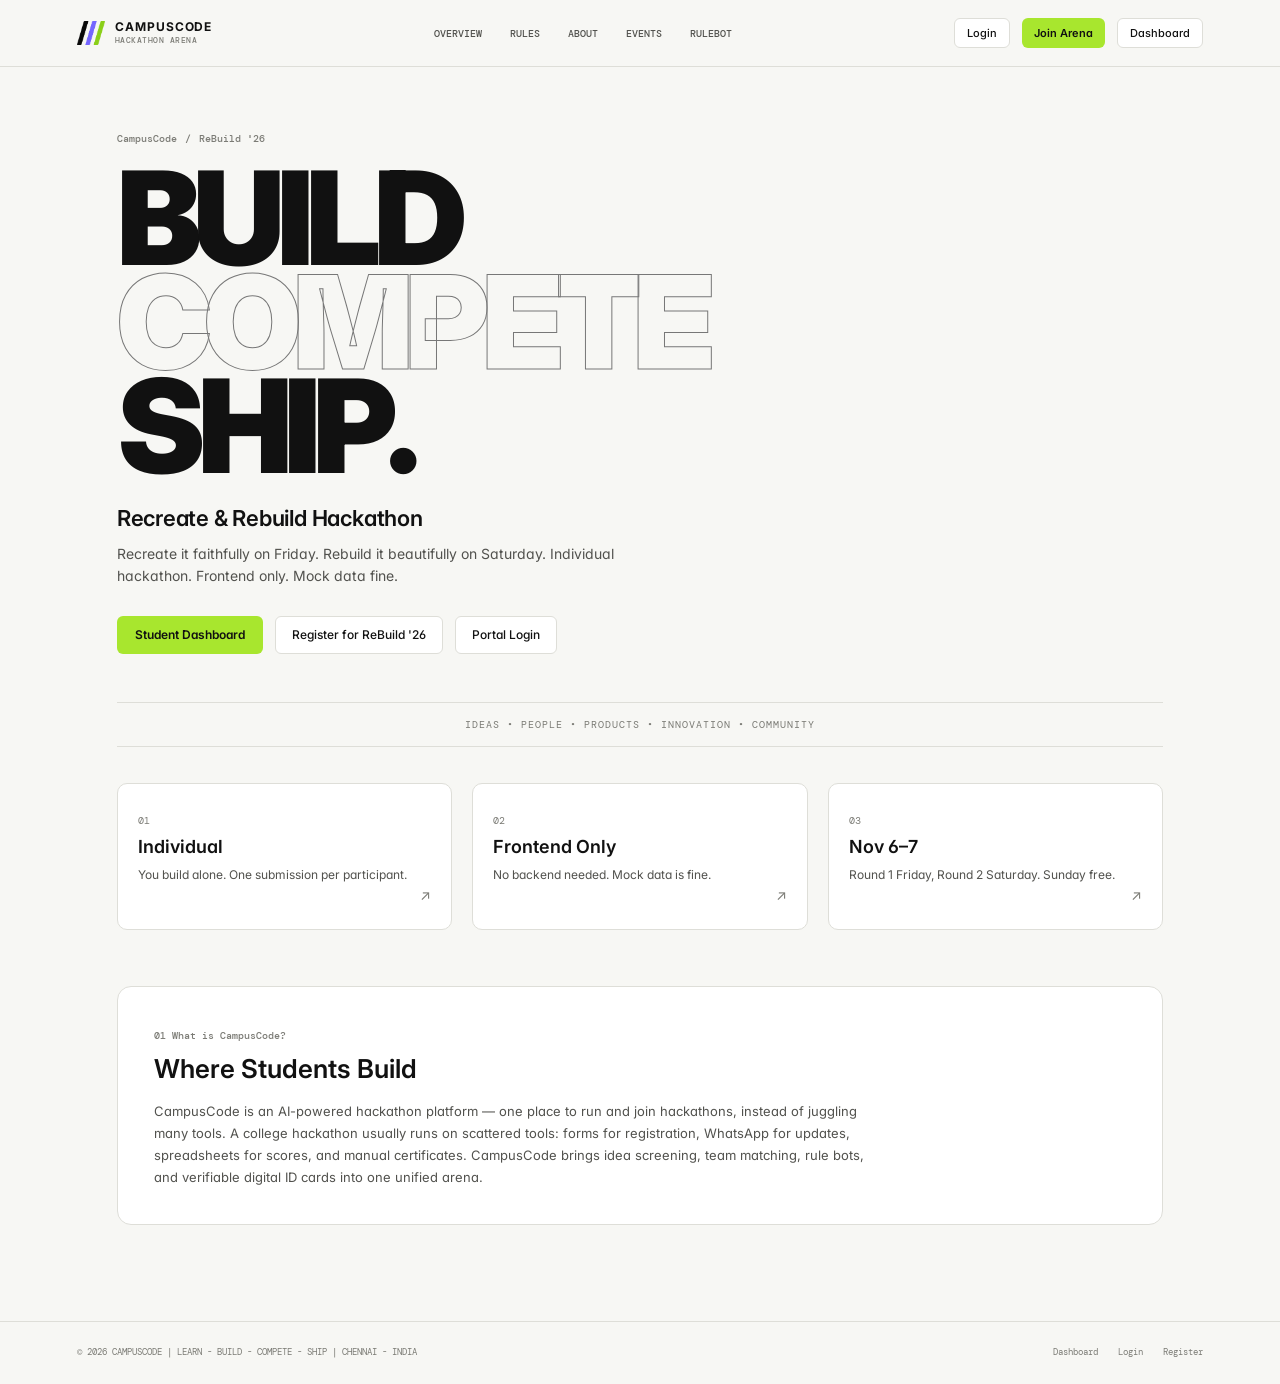
<file: index.html>
<!DOCTYPE html>
<html lang="en">
<head>
  <meta charset="UTF-8">
  <meta name="viewport" content="width=device-width, initial-scale=1.0">
  <title>CampusCode — Where Students Build | ReBuild '26</title>
  <meta name="description" content="CampusCode is the AI-powered hackathon platform for student innovation. Join ReBuild '26.">
  
  <link rel="preconnect" href="https://fonts.googleapis.com">
  <link rel="preconnect" href="https://fonts.gstatic.com" crossorigin>
  <link href="https://fonts.googleapis.com/css2?family=DM+Mono:wght@400;500&family=Inter:wght@400;500;600;700&display=swap" rel="stylesheet">
  
  <link rel="stylesheet" href="style.css">
</head>
<body class="landing-shell">

  <!-- TOP NAVIGATION -->
  <header class="landing-header">
    <a href="index.html" class="landing-logo">
      <img src="campuscode-logo.png" alt="CampusCode Logo" class="brand-logo-img">
      <div class="brand-copy">
        <strong class="brand-title">CAMPUSCODE</strong>
        <span class="brand-tagline">HACKATHON ARENA</span>
      </div>
    </a>

    <nav class="landing-nav-links" aria-label="Main Navigation">
      <a href="#overview" class="landing-nav-link">OVERVIEW</a>
      <a href="#rules" class="landing-nav-link">RULES</a>
      <a href="#about" class="landing-nav-link">ABOUT</a>
      <a href="dashboard.html#events" class="landing-nav-link">EVENTS</a>
      <a href="dashboard.html#rulebot" class="landing-nav-link">RULEBOT</a>
    </nav>

    <div class="landing-auth-group">
      <a href="login.html" class="student-outline-btn btn-sm">Login</a>
      <a href="register.html" class="student-primary-btn btn-sm">Join Arena</a>
      <a href="dashboard.html" class="student-outline-btn btn-sm" title="Direct Dashboard Access">Dashboard</a>
    </div>
  </header>

  <!-- HERO SECTION -->
  <main class="landing-hero" id="overview">
    
    <div class="hero-sub-eyebrow">
      <span>CampusCode</span>
      <span>/</span>
      <span>ReBuild '26</span>
    </div>

    <!-- Bold Hero Typography matching Page 1 & 8 -->
    <h1 class="hero-large-type">
      <div>BUILD</div>
      <div class="ghost-text">COMPETE</div>
      <div>SHIP.</div>
    </h1>

    <h2 class="hero-hackathon-name">Recreate & Rebuild Hackathon</h2>
    <p class="hero-hackathon-desc">
      Recreate it faithfully on Friday. Rebuild it beautifully on Saturday. 
      Individual hackathon. Frontend only. Mock data fine.
    </p>

    <div class="hero-cta-row">
      <a href="dashboard.html" class="student-primary-btn">
        <span>Student Dashboard</span>
      </a>
      <a href="register.html" class="student-outline-btn">
        <span>Register for ReBuild '26</span>
      </a>
      <a href="login.html" class="student-outline-btn">
        <span>Portal Login</span>
      </a>
    </div>

    <!-- Ticker Bar -->
    <div class="ticker-bar">
      IDEAS • PEOPLE • PRODUCTS • INNOVATION • COMMUNITY
    </div>

    <!-- 3 Rule Pillars from Page 1 -->
    <div class="landing-features-grid" id="rules">
      
      <div class="feature-box">
        <div>
          <span class="feat-num">01</span>
          <h3 class="feat-heading">Individual</h3>
          <p class="feat-desc">You build alone. One submission per participant.</p>
        </div>
        <span class="feat-arrow">↗</span>
      </div>

      <div class="feature-box">
        <div>
          <span class="feat-num">02</span>
          <h3 class="feat-heading">Frontend Only</h3>
          <p class="feat-desc">No backend needed. Mock data is fine.</p>
        </div>
        <span class="feat-arrow">↗</span>
      </div>

      <div class="feature-box">
        <div>
          <span class="feat-num">03</span>
          <h3 class="feat-heading">Nov 6–7</h3>
          <p class="feat-desc">Round 1 Friday, Round 2 Saturday. Sunday free.</p>
        </div>
        <span class="feat-arrow">↗</span>
      </div>

    </div>

    <!-- About Section -->
    <section class="landing-manifesto" id="about">
      <span class="section-eyebrow">01 What is CampusCode?</span>
      <h2 class="manifesto-title">Where Students Build</h2>
      <p class="manifesto-desc">
        CampusCode is an AI-powered hackathon platform — one place to run and join hackathons, instead of juggling many tools. 
        A college hackathon usually runs on scattered tools: forms for registration, WhatsApp for updates, spreadsheets for scores, 
        and manual certificates. CampusCode brings idea screening, team matching, rule bots, and verifiable digital ID cards into one unified arena.
      </p>
    </section>

  </main>

  <!-- FOOTER -->
  <footer class="landing-footer">
    <div>© 2026 CAMPUSCODE | LEARN - BUILD - COMPETE - SHIP | CHENNAI - INDIA</div>
    <div style="display:flex; gap: 20px;">
      <a href="dashboard.html">Dashboard</a>
      <a href="login.html">Login</a>
      <a href="register.html">Register</a>
    </div>
  </footer>

</body>
</html>
</file>
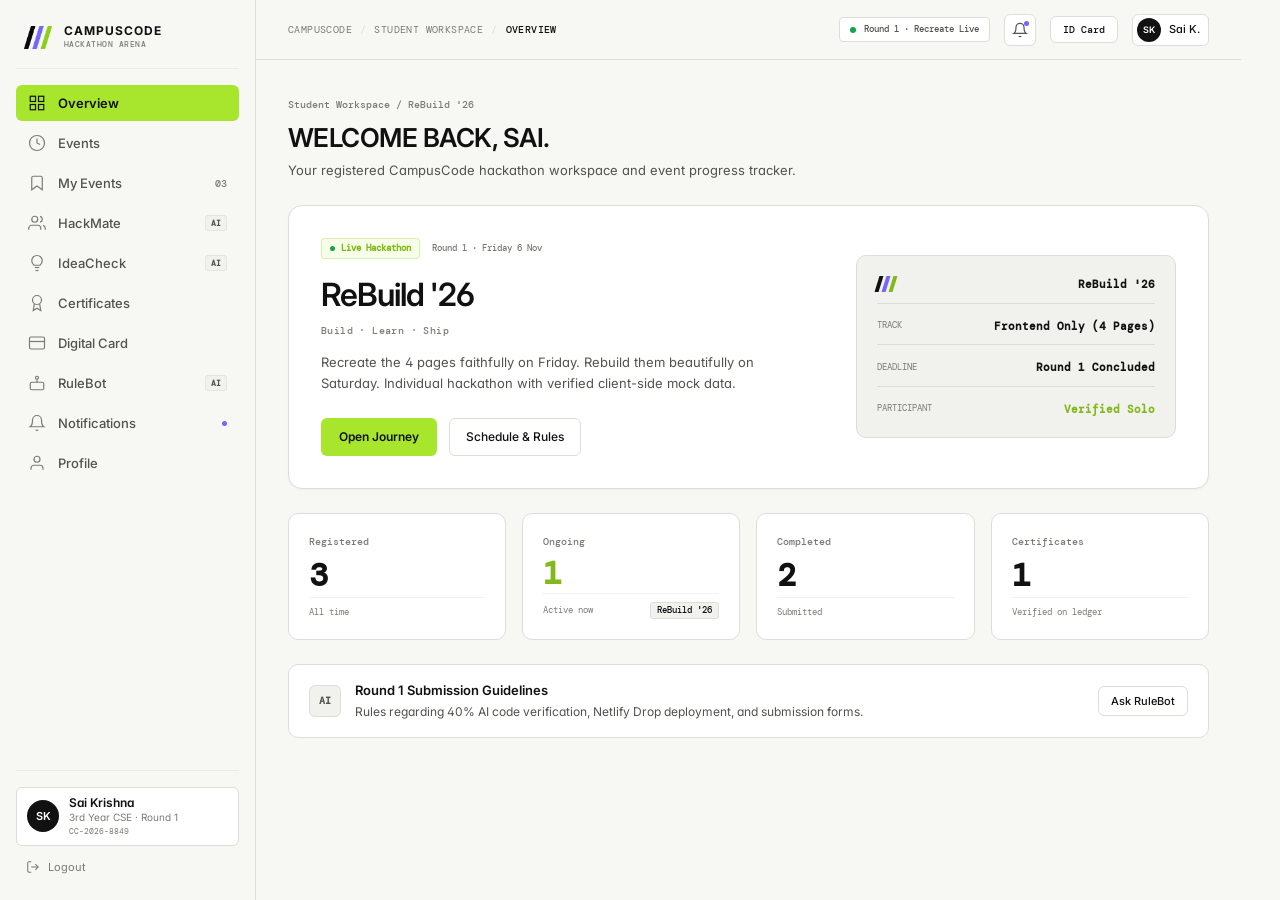
<file: dashboard.html>
<!DOCTYPE html>
<html lang="en">
<head>
  <meta charset="UTF-8">
  <meta name="viewport" content="width=device-width, initial-scale=1.0">
  <title>CampusCode | Student Workspace — ReBuild '26</title>
  <meta name="description" content="CampusCode Student Workspace and Hackathon Dashboard for ReBuild '26.">
  
  <!-- Google Fonts: Inter & DM Mono -->
  <link rel="preconnect" href="https://fonts.googleapis.com">
  <link rel="preconnect" href="https://fonts.gstatic.com" crossorigin>
  <link href="https://fonts.googleapis.com/css2?family=DM+Mono:wght@400;500&family=Inter:wght@400;500;600;700&display=swap" rel="stylesheet">
  
  <link rel="stylesheet" href="style.css">
</head>
<body>

  <!-- Mobile Topbar Overlay -->
  <header class="mobile-topbar" id="mobile-topbar">
    <button class="mobile-menu-btn" id="mobile-menu-btn" aria-label="Toggle navigation menu">
      <svg width="20" height="20" viewBox="0 0 24 24" fill="none" stroke="currentColor" stroke-width="1.8"><path d="M4 6h16M4 12h16M4 18h16"/></svg>
    </button>
    <div class="mobile-brand">
      <img src="campuscode-logo.png" alt="CampusCode" class="brand-logo-img">
      <strong>CAMPUSCODE</strong>
    </div>
    <div class="mobile-user-avatar" onclick="navigateTo('profile')" title="Student Profile">SK</div>
  </header>

  <!-- Mobile Sidebar Backdrop -->
  <div class="sidebar-backdrop" id="sidebar-backdrop"></div>

  <!-- Main Application Layout -->
  <div class="dashboard-layout">
    
    <!-- LEFT SIDEBAR -->
    <aside class="sidebar" id="sidebar">
      
      <!-- Brand Header -->
      <div class="sidebar-brand" onclick="navigateTo('overview')">
        <img src="campuscode-logo.png" alt="CampusCode Logo" class="brand-logo-img">
        <div class="brand-copy">
          <strong class="brand-title">CAMPUSCODE</strong>
          <span class="brand-tagline">HACKATHON ARENA</span>
        </div>
      </div>

      <!-- Navigation Links -->
      <nav class="sidebar-nav" aria-label="Sidebar Navigation">
        <button class="nav-item active" data-view="overview" onclick="navigateTo('overview')">
          <span class="nav-icon">
            <svg width="18" height="18" viewBox="0 0 24 24" fill="none" stroke="currentColor" stroke-width="1.6"><rect x="3" y="3" width="7" height="7"/><rect x="14" y="3" width="7" height="7"/><rect x="14" y="14" width="7" height="7"/><rect x="3" y="14" width="7" height="7"/></svg>
          </span>
          <span class="nav-label">Overview</span>
        </button>

        <button class="nav-item" data-view="events" onclick="navigateTo('events')">
          <span class="nav-icon">
            <svg width="18" height="18" viewBox="0 0 24 24" fill="none" stroke="currentColor" stroke-width="1.6"><circle cx="12" cy="12" r="10"/><polyline points="12 6 12 12 16 14"/></svg>
          </span>
          <span class="nav-label">Events</span>
        </button>

        <button class="nav-item" data-view="my-events" onclick="navigateTo('my-events')">
          <span class="nav-icon">
            <svg width="18" height="18" viewBox="0 0 24 24" fill="none" stroke="currentColor" stroke-width="1.6"><path d="M19 21l-7-5-7 5V5a2 2 0 0 1 2-2h10a2 2 0 0 1 2 2z"/></svg>
          </span>
          <span class="nav-label">My Events</span>
          <span class="nav-counter">03</span>
        </button>

        <button class="nav-item" data-view="hackmate" onclick="navigateTo('hackmate')">
          <span class="nav-icon">
            <svg width="18" height="18" viewBox="0 0 24 24" fill="none" stroke="currentColor" stroke-width="1.6"><path d="M17 21v-2a4 4 0 0 0-4-4H5a4 4 0 0 0-4 4v2"/><circle cx="9" cy="7" r="4"/><path d="M23 21v-2a4 4 0 0 0-3-3.87"/><path d="M16 3.13a4 4 0 0 1 0 7.75"/></svg>
          </span>
          <span class="nav-label">HackMate</span>
          <span class="ai-badge">AI</span>
        </button>

        <button class="nav-item" data-view="ideacheck" onclick="navigateTo('ideacheck')">
          <span class="nav-icon">
            <svg width="18" height="18" viewBox="0 0 24 24" fill="none" stroke="currentColor" stroke-width="1.6"><path d="M9 18h6"/><path d="M10 22h4"/><path d="M12 2a7 7 0 0 0-7 7c0 2.5 1.5 4.5 3 6h8c1.5-1.5 3-3.5 3-6a7 7 0 0 0-7-7z"/></svg>
          </span>
          <span class="nav-label">IdeaCheck</span>
          <span class="ai-badge">AI</span>
        </button>

        <button class="nav-item" data-view="certificates" onclick="navigateTo('certificates')">
          <span class="nav-icon">
            <svg width="18" height="18" viewBox="0 0 24 24" fill="none" stroke="currentColor" stroke-width="1.6"><circle cx="12" cy="8" r="6"/><path d="M15.477 12.89L17 22l-5-3-5 3 1.523-9.11"/></svg>
          </span>
          <span class="nav-label">Certificates</span>
        </button>

        <button class="nav-item" data-view="digital-card" onclick="navigateTo('digital-card')">
          <span class="nav-icon">
            <svg width="18" height="18" viewBox="0 0 24 24" fill="none" stroke="currentColor" stroke-width="1.6"><rect x="2" y="4" width="20" height="16" rx="2"/><line x1="2" y1="10" x2="22" y2="10"/></svg>
          </span>
          <span class="nav-label">Digital Card</span>
        </button>

        <button class="nav-item" data-view="rulebot" onclick="navigateTo('rulebot')">
          <span class="nav-icon">
            <svg width="18" height="18" viewBox="0 0 24 24" fill="none" stroke="currentColor" stroke-width="1.6"><rect x="3" y="11" width="18" height="10" rx="2"/><circle cx="12" cy="5" r="2"/><path d="M12 7v4"/><line x1="8" y1="16" x2="8.01" y2="16"/><line x1="16" y1="16" x2="16.01" y2="16"/></svg>
          </span>
          <span class="nav-label">RuleBot</span>
          <span class="ai-badge">AI</span>
        </button>

        <button class="nav-item" data-view="notifications" onclick="navigateTo('notifications')">
          <span class="nav-icon">
            <svg width="18" height="18" viewBox="0 0 24 24" fill="none" stroke="currentColor" stroke-width="1.6"><path d="M18 8A6 6 0 0 0 6 8c0 7-3 9-3 9h18s-3-2-3-9"/><path d="M13.73 21a2 2 0 0 1-3.46 0"/></svg>
          </span>
          <span class="nav-label">Notifications</span>
          <span class="dot-badge"></span>
        </button>

        <button class="nav-item" data-view="profile" onclick="navigateTo('profile')">
          <span class="nav-icon">
            <svg width="18" height="18" viewBox="0 0 24 24" fill="none" stroke="currentColor" stroke-width="1.6"><path d="M20 21v-2a4 4 0 0 0-4-4H8a4 4 0 0 0-4 4v2"/><circle cx="12" cy="7" r="4"/></svg>
          </span>
          <span class="nav-label">Profile</span>
        </button>
      </nav>

      <!-- Sidebar Footer -->
      <div class="sidebar-footer">
        <div class="sidebar-user-card" onclick="navigateTo('profile')" role="button" tabindex="0">
          <div class="user-avatar-initials">SK</div>
          <div class="user-meta">
            <strong class="user-name">Sai Krishna</strong>
            <span class="user-college">3rd Year CSE · Round 1</span>
            <span class="user-id">CC-2026-8849</span>
          </div>
        </div>
        <button class="sidebar-logout-btn" onclick="handleLogout()" title="Log out">
          <svg width="14" height="14" viewBox="0 0 24 24" fill="none" stroke="currentColor" stroke-width="1.8"><path d="M9 21H5a2 2 0 0 1-2-2V5a2 2 0 0 1 2-2h4"/><polyline points="16 17 21 12 16 7"/><line x1="21" y1="12" x2="9" y2="12"/></svg>
          <span>Logout</span>
        </button>
      </div>

    </aside>

    <!-- MAIN VIEWPORT -->
    <div class="main-viewport">
      
      <!-- TOPBAR -->
      <header class="topbar">
        <div class="topbar-left">
          <div class="breadcrumb">
            <span class="bc-root">CAMPUSCODE</span>
            <span class="bc-sep">/</span>
            <span class="bc-segment">STUDENT WORKSPACE</span>
            <span class="bc-sep">/</span>
            <span class="bc-current" id="bc-current-section">OVERVIEW</span>
          </div>
        </div>
        <div class="topbar-right">
          <!-- Active Competition Pill -->
          <div class="arena-live-chip">
            <span class="status-dot-solid"></span>
            <span>Round 1 · Recreate Live</span>
          </div>

          <!-- Notification Trigger -->
          <button class="topbar-icon-btn" onclick="navigateTo('notifications')" title="Notifications">
            <svg width="16" height="16" viewBox="0 0 24 24" fill="none" stroke="currentColor" stroke-width="1.8"><path d="M18 8A6 6 0 0 0 6 8c0 7-3 9-3 9h18s-3-2-3-9"/><path d="M13.73 21a2 2 0 0 1-3.46 0"/></svg>
            <span class="icon-dot-badge"></span>
          </button>

          <!-- Quick Digital ID Trigger -->
          <button class="topbar-pill-btn" onclick="navigateTo('digital-card')">
            <span>ID Card</span>
          </button>

          <!-- User Chip -->
          <div class="topbar-user-chip" onclick="navigateTo('profile')" role="button" tabindex="0">
            <div class="chip-avatar">SK</div>
            <span class="chip-name">Sai K.</span>
          </div>
        </div>
      </header>

      <!-- CONTENT STAGE -->
      <main class="content-stage" id="content-stage">

        <!-- ============================================== -->
        <!-- VIEW 1: OVERVIEW -->
        <!-- ============================================== -->
        <section class="view-panel active" id="view-overview">
          
          <header class="student-page-header">
            <span class="section-eyebrow">Student Workspace / ReBuild '26</span>
            <h1 class="student-page-title">
              WELCOME BACK, <span style="color:var(--purple-brand);">SAI.</span>
            </h1>
            <p class="student-page-desc">
              Your registered CampusCode hackathon workspace and event progress tracker.
            </p>
          </header>

          <!-- FEATURED EVENT CARD: REBUILD '26 -->
          <div class="dimensional-stage">
            <div class="student-hero-card">
              
              <div class="student-hero-copy">
                <div class="hero-tag-row">
                  <span class="hero-live-pill">
                    <span class="status-dot-solid" style="width:5px; height:5px;"></span> Live Hackathon
                  </span>
                  <span class="hero-track-label">Round 1 · Friday 6 Nov</span>
                </div>
                
                <h2 class="hero-event-title">ReBuild '26</h2>
                <div class="hero-slogan">Build · Learn · Ship</div>
                
                <p class="hero-summary">
                  Recreate the 4 pages faithfully on Friday. Rebuild them beautifully on Saturday. 
                  Individual hackathon with verified client-side mock data.
                </p>

                <div class="hero-actions">
                  <button class="student-primary-btn" onclick="navigateTo('my-events')">
                    <span>Open Journey</span>
                  </button>
                  <button class="student-outline-btn" onclick="openModal('rebuild-brief')">
                    <span>Schedule & Rules</span>
                  </button>
                </div>
              </div>

              <!-- UNSLOPPED MOMENT: Structured Event Passport Panel -->
              <div class="student-hero-visual">
                <div class="hero-status-panel">
                  <div class="status-panel-row">
                    <div class="brand-slashes-mini">
                      <span></span><span></span><span></span>
                    </div>
                    <span class="panel-row-val">ReBuild '26</span>
                  </div>
                  <div class="status-panel-row">
                    <span class="panel-row-label">TRACK</span>
                    <span class="panel-row-val">Frontend Only (4 Pages)</span>
                  </div>
                  <div class="status-panel-row">
                    <span class="panel-row-label">DEADLINE</span>
                    <span class="panel-row-val" id="live-countdown">13h 05m Left</span>
                  </div>
                  <div class="status-panel-row">
                    <span class="panel-row-label">PARTICIPANT</span>
                    <span class="panel-row-val" style="color:var(--lime-dark);">Verified Solo</span>
                  </div>
                </div>
              </div>

            </div>
          </div>

          <!-- FOUR STATISTIC CARDS -->
          <div class="student-stats-grid">
            
            <article class="student-stat-card">
              <span class="stat-label">Registered</span>
              <div class="stat-number-wrapper">
                <strong class="stat-number">3</strong>
              </div>
              <div class="stat-footer">
                <span class="stat-detail">All time</span>
              </div>
            </article>

            <article class="student-stat-card">
              <span class="stat-label">Ongoing</span>
              <div class="stat-number-wrapper">
                <strong class="stat-number" style="color:var(--lime-dark);">1</strong>
              </div>
              <div class="stat-footer">
                <span class="stat-detail">Active now</span>
                <span class="stat-pill-mini">ReBuild '26</span>
              </div>
            </article>

            <article class="student-stat-card">
              <span class="stat-label">Completed</span>
              <div class="stat-number-wrapper">
                <strong class="stat-number">2</strong>
              </div>
              <div class="stat-footer">
                <span class="stat-detail">Submitted</span>
              </div>
            </article>

            <article class="student-stat-card">
              <span class="stat-label">Certificates</span>
              <div class="stat-number-wrapper">
                <strong class="stat-number">1</strong>
              </div>
              <div class="stat-footer">
                <span class="stat-detail">Verified on ledger</span>
              </div>
            </article>

          </div>

          <!-- Quick Action Guidance Panel -->
          <div class="banner-quick-action">
            <div class="banner-left">
              <div class="banner-icon-box">
                <span class="banner-ai-tag">AI</span>
              </div>
              <div class="banner-text">
                <strong>Round 1 Submission Guidelines</strong>
                <p>Rules regarding 40% AI code verification, Netlify Drop deployment, and submission forms.</p>
              </div>
            </div>
            <div class="banner-right">
              <button class="student-outline-btn btn-sm" onclick="navigateTo('rulebot')">
                <span>Ask RuleBot</span>
              </button>
            </div>
          </div>

        </section>


        <!-- ============================================== -->
        <!-- VIEW 2: MY EVENTS -->
        <!-- ============================================== -->
        <section class="view-panel" id="view-my-events">
          
          <header class="student-page-header header-with-counter">
            <div>
              <span class="section-eyebrow">My Activity / Registered Events</span>
              <div class="title-counter-row">
                <h1 class="student-page-title">MY EVENTS.</h1>
                <span class="counter-badge">03</span>
              </div>
              <p class="student-page-desc">
                Joined events, active rounds, teams, submissions, and certificates.
              </p>
            </div>
            <div class="header-action-group">
              <button class="student-outline-btn btn-sm" onclick="navigateTo('events')">
                <span>Browse All Events</span>
              </button>
            </div>
          </header>

          <div class="registration-grid">
            
            <!-- Card 1: ReBuild '26 -->
            <article class="registration-card">
              <div class="reg-card-top">
                <div class="reg-status-pill in-progress">
                  <span class="status-dot-solid" style="width:5px; height:5px;"></span>
                  <span>Round 1 in progress</span>
                </div>
                <span class="reg-id-tag">CC-REG-2601</span>
              </div>

              <div class="reg-card-banner">
                <span class="banner-event-type">ONLINE HACKATHON</span>
                <h3 class="banner-event-heading">ReBuild '26</h3>
                <span class="banner-event-dates">Nov 6–7, 2026</span>
              </div>

              <div class="reg-details-list">
                <div class="detail-row">
                  <span class="dt-label">Track</span>
                  <strong class="dt-val">Frontend Only</strong>
                </div>
                <div class="detail-row">
                  <span class="dt-label">Team</span>
                  <strong class="dt-val">Sai Krishna (Solo)</strong>
                </div>
                <div class="detail-row">
                  <span class="dt-label">Deadline</span>
                  <strong class="dt-val" style="color:var(--lime-dark);">Today, 10:00 PM IST</strong>
                </div>
              </div>

              <div class="reg-card-action">
                <button class="student-primary-btn w-full" onclick="openModal('rebuild-brief')">
                  <span>Open Journey</span>
                </button>
              </div>
            </article>

            <!-- Card 2: FirstCommit '26 Quiz 2.0 -->
            <article class="registration-card">
              <div class="reg-card-top">
                <div class="reg-status-pill completed">
                  <span>Completed · Rank #4</span>
                </div>
                <span class="reg-id-tag">CC-REG-2580</span>
              </div>

              <div class="reg-card-banner">
                <span class="banner-event-type">SPEED CODING & APTITUDE</span>
                <h3 class="banner-event-heading">FirstCommit '26 Quiz 2.0</h3>
                <span class="banner-event-dates">Oct 28, 2026</span>
              </div>

              <div class="reg-details-list">
                <div class="detail-row">
                  <span class="dt-label">Score</span>
                  <strong class="dt-val">94 / 100</strong>
                </div>
                <div class="detail-row">
                  <span class="dt-label">Result</span>
                  <strong class="dt-val">Shortlisted</strong>
                </div>
                <div class="detail-row">
                  <span class="dt-label">Certificate</span>
                  <strong class="dt-val">Verified</strong>
                </div>
              </div>

              <div class="reg-card-action">
                <button class="student-outline-btn w-full" onclick="navigateTo('certificates')">
                  <span>View Certificate</span>
                </button>
              </div>
            </article>

            <!-- Card 3: FirstCommit '26 Quiz 1.0 -->
            <article class="registration-card">
              <div class="reg-card-top">
                <div class="reg-status-pill completed">
                  <span>Completed</span>
                </div>
                <span class="reg-id-tag">CC-REG-2490</span>
              </div>

              <div class="reg-card-banner">
                <span class="banner-event-type">FOUNDATION QUIZ</span>
                <h3 class="banner-event-heading">FirstCommit '26 Quiz</h3>
                <span class="banner-event-dates">Oct 15, 2026</span>
              </div>

              <div class="reg-details-list">
                <div class="detail-row">
                  <span class="dt-label">Score</span>
                  <strong class="dt-val">82 / 100</strong>
                </div>
                <div class="detail-row">
                  <span class="dt-label">Mode</span>
                  <strong class="dt-val">Participant</strong>
                </div>
                <div class="detail-row">
                  <span class="dt-label">Status</span>
                  <strong class="dt-val">Issued</strong>
                </div>
              </div>

              <div class="reg-card-action">
                <button class="student-outline-btn w-full" onclick="showToast('Participation record verified on ledger.')">
                  <span>View Details</span>
                </button>
              </div>
            </article>

          </div>

        </section>


        <!-- ============================================== -->
        <!-- VIEW 3: EVENTS -->
        <!-- ============================================== -->
        <section class="view-panel" id="view-events">
          
          <header class="student-page-header">
            <span class="section-eyebrow">Explore Arena / Discovery</span>
            <div class="title-counter-row">
              <h1 class="student-page-title">Available Events</h1>
              <span class="counter-badge">04</span>
            </div>
            <p class="student-page-desc">
              Discover official hackathons, AI sprints, and coding challenges on CampusCode.
            </p>
          </header>

          <div class="events-filter-bar">
            <div class="search-box">
              <svg width="15" height="15" viewBox="0 0 24 24" fill="none" stroke="currentColor" stroke-width="1.8"><circle cx="11" cy="11" r="8"/><line x1="21" y1="21" x2="16.65" y2="16.65"/></svg>
              <input type="text" id="event-search-input" placeholder="Search events" aria-label="Search events" oninput="handleEventSearch(this.value)">
            </div>
            <div class="category-tabs">
              <button class="cat-pill active" onclick="filterEvents('all', this)">All</button>
              <button class="cat-pill" onclick="filterEvents('hackathon', this)">Hackathons</button>
              <button class="cat-pill" onclick="filterEvents('ai', this)">AI Sprints</button>
              <button class="cat-pill" onclick="filterEvents('ctf', this)">Security CTF</button>
            </div>
          </div>

          <div class="events-browse-grid" id="events-browse-grid">
            
            <article class="event-browse-card" data-category="hackathon">
              <div class="event-card-header">
                <span class="event-badge badge-active">Registration Open</span>
                <span class="prize-tag">₹50,000 Prize</span>
              </div>
              <h3 class="event-card-title">Agentic AI Sprint '26</h3>
              <p class="event-card-desc">
                Build autonomous multi-agent developer workflows using LLMs and modern web frameworks.
              </p>
              <div class="event-meta-tags">
                <span class="mono-tag">Nov 14–15</span>
                <span class="mono-tag">Online</span>
                <span class="mono-tag">Teams 1–3</span>
              </div>
              <div class="event-card-footer">
                <button class="student-primary-btn w-full" onclick="showRegisterModal('Agentic AI Sprint \'26')">
                  <span>Register Now</span>
                </button>
              </div>
            </article>

            <article class="event-browse-card" data-category="hackathon">
              <div class="event-card-header">
                <span class="event-badge badge-active">Registration Open</span>
                <span class="prize-tag">₹75,000 Prize</span>
              </div>
              <h3 class="event-card-title">FullStack Forge 2026</h3>
              <p class="event-card-desc">
                36-hour sprint focused on shipping scalable SaaS products with clean APIs and frontend design.
              </p>
              <div class="event-meta-tags">
                <span class="mono-tag">Nov 21–22</span>
                <span class="mono-tag">Hybrid</span>
                <span class="mono-tag">Teams 2–4</span>
              </div>
              <div class="event-card-footer">
                <button class="student-primary-btn w-full" onclick="showRegisterModal('FullStack Forge 2026')">
                  <span>Register Now</span>
                </button>
              </div>
            </article>

            <article class="event-browse-card" data-category="ctf">
              <div class="event-card-header">
                <span class="event-badge badge-upcoming">Upcoming</span>
                <span class="prize-tag">₹40,000 Prize</span>
              </div>
              <h3 class="event-card-title">CyberShield CTF Challenge</h3>
              <p class="event-card-desc">
                Defend web infrastructure, reverse engineer vulnerable binaries, and solve cryptography puzzles.
              </p>
              <div class="event-meta-tags">
                <span class="mono-tag">Dec 02–03</span>
                <span class="mono-tag">Individual</span>
                <span class="mono-tag">Online</span>
              </div>
              <div class="event-card-footer">
                <button class="student-outline-btn w-full" onclick="showToast('CyberShield CTF registration begins Nov 20')">
                  <span>Remind Me</span>
                </button>
              </div>
            </article>

            <article class="event-browse-card" data-category="ai">
              <div class="event-card-header">
                <span class="event-badge badge-upcoming">December</span>
                <span class="prize-tag">Internships</span>
              </div>
              <h3 class="event-card-title">CampusCode Design Jam</h3>
              <p class="event-card-desc">
                Creative design sprint for product designers and frontend engineers.
              </p>
              <div class="event-meta-tags">
                <span class="mono-tag">Dec 12</span>
                <span class="mono-tag">Design & Code</span>
                <span class="mono-tag">Solo</span>
              </div>
              <div class="event-card-footer">
                <button class="student-outline-btn w-full" onclick="showToast('CampusCode Design Jam brief releasing soon')">
                  <span>View Brief</span>
                </button>
              </div>
            </article>

          </div>

        </section>


        <!-- ============================================== -->
        <!-- VIEW 4: CERTIFICATES -->
        <!-- ============================================== -->
        <section class="view-panel" id="view-certificates">
          <header class="student-page-header">
            <span class="section-eyebrow">Credentials / Issued Certificates</span>
            <h1 class="student-page-title">Certificates</h1>
            <p class="student-page-desc">Verified digital certificates issued for completed CampusCode challenges.</p>
          </header>

          <div class="certificate-display-box">
            <div class="cert-header">
              <div class="cert-brand">
                <div class="brand-three-slashes">
                  <span></span><span></span><span></span>
                </div>
                <strong style="font-size:12px; font-weight:600;">CampusCode Arena</strong>
              </div>
              <span class="cert-badge-stamp valid">Verified & Valid</span>
            </div>

            <div class="cert-body">
              <span class="cert-subtitle">CERTIFICATE OF DISTINCTION</span>
              <h2 class="cert-recipient">Sai Krishna</h2>
              <p class="cert-citation">
                Qualified in the <strong>FirstCommit '26 Speed Coding & Quiz Competition</strong>, 
                placing in the top 5th percentile across all collegiate participants.
              </p>
            </div>

            <div class="cert-footer">
              <div class="cert-meta-item">
                <small>CERTIFICATE ID</small>
                <strong>CC-CERT-2026-9812</strong>
              </div>
              <div class="cert-meta-item">
                <small>ISSUED DATE</small>
                <strong>October 29, 2026</strong>
              </div>
              <div class="cert-qr-box">
                <div class="mini-qr-code" title="Scan to verify at campuscode.co.in">
                  <div class="qr-pattern"></div>
                </div>
                <span>Scan to verify</span>
              </div>
            </div>

            <div class="cert-actions-bar">
              <button class="student-primary-btn" onclick="showToast('Downloading verified certificate PDF')">
                <span>Download PDF</span>
              </button>
              <button class="student-outline-btn" onclick="copyCertLink()">
                <span>Copy Verification Link</span>
              </button>
            </div>
          </div>
        </section>


        <!-- ============================================== -->
        <!-- VIEW 5: DIGITAL CARD -->
        <!-- ============================================== -->
        <section class="view-panel" id="view-digital-card">
          <header class="student-page-header">
            <span class="section-eyebrow">Student Identity / Pass</span>
            <h1 class="student-page-title">Digital ID Card</h1>
            <p class="student-page-desc">Official digital pass for hackathon venue check-in and offline rounds.</p>
          </header>

          <div class="id-card-stage">
            <div class="digital-student-id-card">
              <div class="id-top">
                <div class="id-logo">
                  <div class="brand-three-slashes">
                    <span></span><span></span><span></span>
                  </div>
                  <div>
                    <strong>CAMPUSCODE</strong>
                    <small>STUDENT PASS</small>
                  </div>
                </div>
                <div class="id-chip-hardware"></div>
              </div>

              <div class="id-main-row">
                <div class="id-avatar-frame">
                  <div class="id-photo">SK</div>
                </div>
                <div class="id-info-col">
                  <h3 class="id-student-name">Sai Krishna</h3>
                  <span class="id-student-role">Student Hacker · CSE</span>
                  <div class="id-data-grid">
                    <div>
                      <small>CAMPUSCODE ID</small>
                      <strong>CC-2026-8849</strong>
                    </div>
                    <div>
                      <small>TEAM</small>
                      <strong>ReBuild-Solo</strong>
                    </div>
                    <div>
                      <small>STATUS</small>
                      <strong style="color:var(--lime-dark);">Verified</strong>
                    </div>
                    <div>
                      <small>VALID THRU</small>
                      <strong>Nov 2027</strong>
                    </div>
                  </div>
                </div>
              </div>

              <div class="id-bottom-barcode">
                <span class="barcode-num">|||| | ||||| |||| || |||||| | ||| 8849-2026</span>
              </div>
            </div>
          </div>
        </section>


        <!-- ============================================== -->
        <!-- VIEW 6: RULEBOT AI -->
        <!-- ============================================== -->
        <section class="view-panel" id="view-rulebot">
          <header class="student-page-header">
            <span class="section-eyebrow">Official Assistant / ReBuild '26</span>
            <h1 class="student-page-title">RuleBot</h1>
            <p class="student-page-desc">Instant verified answers regarding the schedule, 40% AI code rule, and submission format.</p>
          </header>

          <div class="rulebot-container">
            <div class="rulebot-quick-prompts">
              <span class="quick-title">Questions:</span>
              <button class="prompt-chip" onclick="askRulebot('What is the 40% AI code limit rule?')">40% AI Code Rule</button>
              <button class="prompt-chip" onclick="askRulebot('What is the Round 1 deadline and submission format?')">Round 1 Deadline</button>
              <button class="prompt-chip" onclick="askRulebot('How do I deploy on Netlify Drop without GitHub?')">Netlify Drop Instructions</button>
              <button class="prompt-chip" onclick="askRulebot('What are the prizes and Round 2 details?')">Prizes & Internship</button>
            </div>

            <div class="rulebot-chat-window" id="rulebot-chat-window">
              <div class="bot-msg">
                <div class="bot-avatar">AI</div>
                <div class="bot-bubble">
                  Hello Sai. I am <strong>RuleBot</strong>, the official assistant for <strong>ReBuild '26</strong>. 
                  Ask any guideline, schedule, or submission questions, or select a prompt above.
                </div>
              </div>
            </div>

            <form class="rulebot-input-bar" onsubmit="handleRulebotSubmit(event)">
              <input type="text" id="rulebot-input" placeholder="Ask RuleBot about ReBuild '26 rules" aria-label="Ask RuleBot about rules" autocomplete="off">
              <button type="submit" class="student-primary-btn btn-sm">
                <span>Send</span>
              </button>
            </form>
          </div>
        </section>


        <!-- ============================================== -->
        <!-- VIEW 7: HACKMATE AI -->
        <!-- ============================================== -->
        <section class="view-panel" id="view-hackmate">
          <header class="student-page-header">
            <span class="section-eyebrow">Team Matching / Arena</span>
            <h1 class="student-page-title">HackMate</h1>
            <p class="student-page-desc">Connect with compatible teammates by skill stack and CampusCode ID.</p>
          </header>

          <div class="hackmate-shell">
            <div class="hackmate-search-row">
              <input type="text" class="hackmate-input" placeholder="Search by CampusCode ID or Skills">
              <button class="student-primary-btn"><span>Find Matches</span></button>
            </div>

            <div class="hackmate-results-grid">
              <div class="hacker-card">
                <div class="hacker-top">
                  <div class="hacker-av">AP</div>
                  <div>
                    <strong>Aditi Prakash</strong>
                    <small>UI/UX & Frontend · NIT Trichy</small>
                  </div>
                </div>
                <div class="hacker-skills">
                  <span>Figma</span><span>CSS</span><span>Design</span>
                </div>
                <button class="student-outline-btn btn-sm w-full" onclick="showToast('Invitation sent to Aditi')">Connect</button>
              </div>

              <div class="hacker-card">
                <div class="hacker-top">
                  <div class="hacker-av">RV</div>
                  <div>
                    <strong>Rohit Verma</strong>
                    <small>Backend & Systems · IIT Madras</small>
                  </div>
                </div>
                <div class="hacker-skills">
                  <span>Go</span><span>PostgreSQL</span><span>Docker</span>
                </div>
                <button class="student-outline-btn btn-sm w-full" onclick="showToast('Invitation sent to Rohit')">Connect</button>
              </div>
            </div>
          </div>
        </section>


        <!-- ============================================== -->
        <!-- VIEW 8: IDEACHECK -->
        <!-- ============================================== -->
        <section class="view-panel" id="view-ideacheck">
          <header class="student-page-header">
            <span class="section-eyebrow">Project Screening / Review</span>
            <h1 class="student-page-title">IdeaCheck</h1>
            <p class="student-page-desc">Pre-screen your hackathon idea against originality and feasibility criteria.</p>
          </header>

          <div class="ideacheck-card">
            <label class="input-label" for="idea-title">Project Title</label>
            <input type="text" id="idea-title" class="std-input" placeholder="e.g. Student Workspace">
            
            <label class="input-label" for="idea-desc">Description & Stack</label>
            <textarea id="idea-desc" class="std-textarea" rows="3" placeholder="Describe the problem, target users, and technical architecture"></textarea>
            
            <button class="student-primary-btn" onclick="runIdeaCheck()">
              <span>Analyze with IdeaCheck</span>
            </button>

            <div id="ideacheck-results" class="ideacheck-feedback hidden">
              <div class="feedback-badge-row">
                <span class="score-badge">Feasibility: 9.2/10</span>
                <span class="score-badge">Originality: 8.8/10</span>
              </div>
              <p><strong>Verdict:</strong> Clean submission concept. Meets ReBuild '26 Round 1 criteria for faithful recreation with refined frontend craft.</p>
            </div>
          </div>
        </section>


        <!-- ============================================== -->
        <!-- VIEW 9: NOTIFICATIONS -->
        <!-- ============================================== -->
        <section class="view-panel" id="view-notifications">
          <header class="student-page-header">
            <span class="section-eyebrow">Activity Log / Updates</span>
            <div class="title-counter-row">
              <h1 class="student-page-title">Notifications</h1>
              <button class="student-outline-btn btn-sm" onclick="markAllNotificationsRead()">Mark all as read</button>
            </div>
            <p class="student-page-desc">Official announcements, submission confirmations, and round alerts.</p>
          </header>

          <div class="notif-list">
            <div class="notif-item unread">
              <div class="notif-icon-box">R1</div>
              <div class="notif-body">
                <strong>ReBuild '26 Round 1 is live</strong>
                <p>Recreate the 4 pages faithfully. Deadline is tonight at 10:00 PM IST. Submit your live link on the portal.</p>
                <small class="mono-meta">08:00 AM · Today</small>
              </div>
            </div>

            <div class="notif-item">
              <div class="notif-icon-box">QC</div>
              <div class="notif-body">
                <strong>FirstCommit '26 certificate issued</strong>
                <p>Your performance certificate for Quiz 2.0 has been issued and added to your profile.</p>
                <small class="mono-meta">Oct 29, 2026</small>
              </div>
            </div>

            <div class="notif-item">
              <div class="notif-icon-box">OK</div>
              <div class="notif-body">
                <strong>Invite code verified</strong>
                <p>Your Unstop payment verification was confirmed. Welcome to ReBuild '26 Arena.</p>
                <small class="mono-meta">Nov 05, 2026</small>
              </div>
            </div>
          </div>
        </section>


        <!-- ============================================== -->
        <!-- VIEW 10: STUDENT PROFILE -->
        <!-- ============================================== -->
        <section class="view-panel" id="view-profile">
          <header class="student-page-header">
            <span class="section-eyebrow">Student Account / Credentials</span>
            <h1 class="student-page-title">Profile</h1>
            <p class="student-page-desc">Your verified student identity and hackathon statistics.</p>
          </header>

          <div class="profile-layout-grid">
            <div class="profile-sidebar-card">
              <div class="profile-avatar-lg">SK</div>
              <h2 class="profile-fullname">Sai Krishna</h2>
              <span class="profile-uni">CampusCode Builder · 3rd Year CSE</span>
              <div class="profile-stat-pills">
                <span>3 Events Joined</span>
                <span>1 Certificate</span>
              </div>
            </div>

            <div class="profile-details-card">
              <h3 class="card-section-title">ACCOUNT INFORMATION</h3>
              <div class="profile-field-grid">
                <div>
                  <label>EMAIL</label>
                  <strong>saikrishna@student.edu.in</strong>
                </div>
                <div>
                  <label>PHONE</label>
                  <strong>+91 98765 43210</strong>
                </div>
                <div>
                  <label>CAMPUSCODE ID</label>
                  <strong>CC-2026-8849</strong>
                </div>
                <div>
                  <label>TRACK</label>
                  <strong>Frontend Engineering</strong>
                </div>
              </div>
              <div class="profile-btn-row">
                <button class="student-primary-btn" onclick="showToast('Profile updated')">Save Changes</button>
                <button class="student-outline-btn" onclick="navigateTo('digital-card')">View ID Card</button>
              </div>
            </div>
          </div>
        </section>

      </main>

    </div>

  </div>

  <!-- MODAL: REBUILD '26 BRIEF -->
  <div class="modal-overlay" id="modal-rebuild-brief" onclick="closeModalOnBackdrop(event, 'modal-rebuild-brief')" role="dialog" aria-modal="true" aria-labelledby="modal-rebuild-title" aria-hidden="true">
    <div class="modal-card" tabindex="-1">
      <div class="modal-header">
        <div>
          <span class="section-eyebrow">Schedule & Guidelines</span>
          <h2 class="modal-title" id="modal-rebuild-title">ReBuild '26 — Round 1</h2>
        </div>
        <button class="modal-close-btn" onclick="closeModal('modal-rebuild-brief')" aria-label="Close modal dialog">✕</button>
      </div>
      <div class="modal-body">
        <div class="rule-highlight-box">
          <strong>Critical Round 1 Rule:</strong>
          <p>Round 1 is faithful recreation of the 4 pages (Landing, Login, Register, Student Dashboard). If more than 40% of code is AI-written, the submission is rejected. You must understand and explain every line.</p>
        </div>
        
        <table class="schedule-mini-table">
          <tr><th>ROUND</th><th>DATE</th><th>OBJECTIVE</th></tr>
          <tr><td><strong>Round 1</strong></td><td>Fri, 6 Nov (8 AM – 10 PM)</td><td>Recreate 4 pages faithfully</td></tr>
          <tr><td><strong>Round 2</strong></td><td>Sat, 7 Nov (10 AM – 8 PM)</td><td>Top performers only: Redesign & rebuild</td></tr>
          <tr><td><strong>Prize</strong></td><td>Interview + Certificate</td><td>₹15,000 stipend internship with CampusCode</td></tr>
        </table>
      </div>
      <div class="modal-footer">
        <button class="student-outline-btn" onclick="closeModal('modal-rebuild-brief')">Close</button>
        <button class="student-primary-btn" onclick="showToast('Submission portal is live on campuscode.co.in')">Portal Link</button>
      </div>
    </div>
  </div>

  <!-- TOAST CONTAINER -->
  <div class="toast-container" id="toast-container"></div>

  <!-- Script -->
  <script src="app.js"></script>
</body>
</html>
</file>
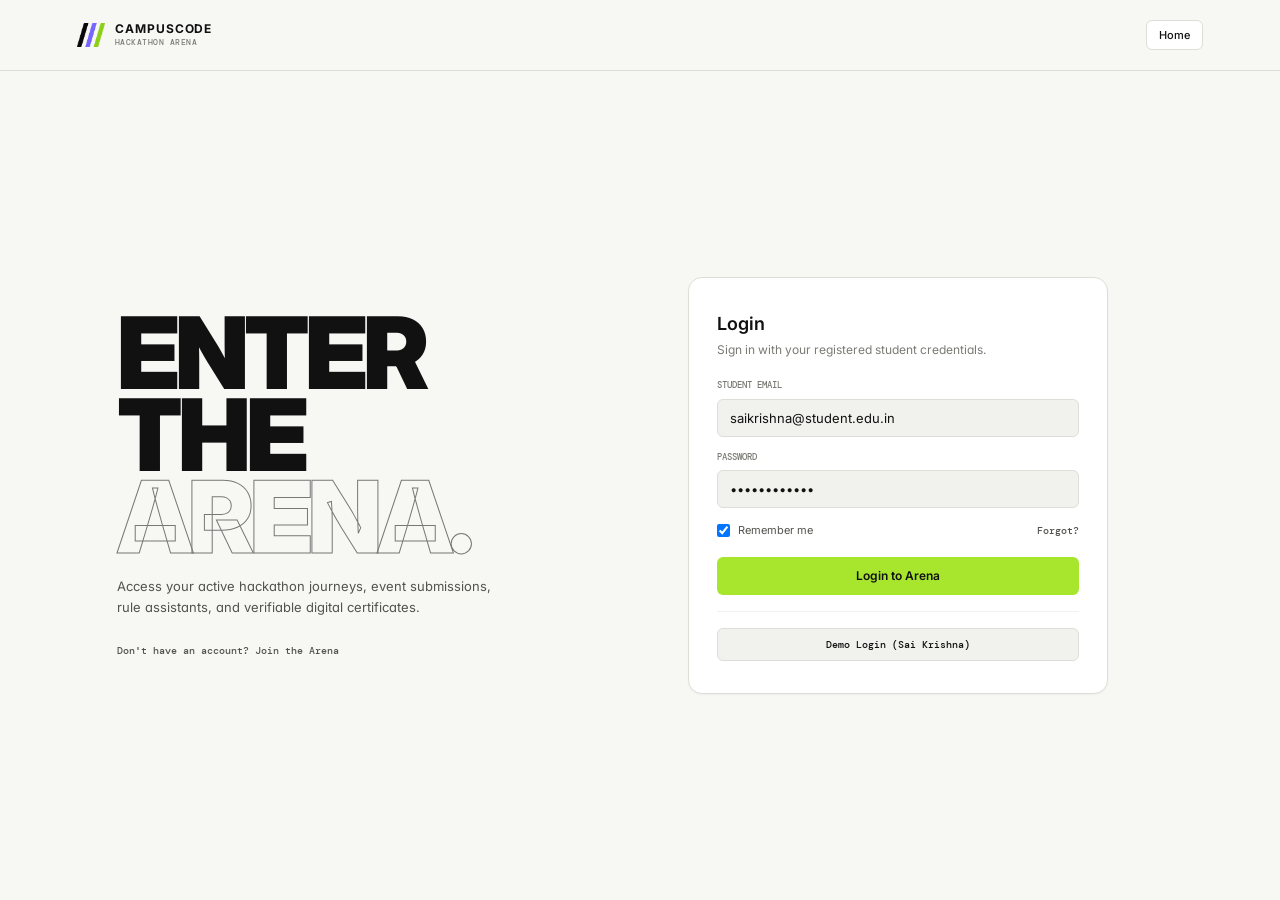
<file: login.html>
<!DOCTYPE html>
<html lang="en">
<head>
  <meta charset="UTF-8">
  <meta name="viewport" content="width=device-width, initial-scale=1.0">
  <title>Login | CampusCode ReBuild '26</title>
  
  <link rel="preconnect" href="https://fonts.googleapis.com">
  <link rel="preconnect" href="https://fonts.gstatic.com" crossorigin>
  <link href="https://fonts.googleapis.com/css2?family=DM+Mono:wght@400;500&family=Inter:wght@400;500;600;700&display=swap" rel="stylesheet">
  
  <link rel="stylesheet" href="style.css">
</head>
<body class="auth-page-shell">

  <!-- HEADER -->
  <header class="auth-header">
    <a href="index.html" class="landing-logo">
      <img src="campuscode-logo.png" alt="CampusCode Logo" class="brand-logo-img">
      <div class="brand-copy">
        <strong class="brand-title">CAMPUSCODE</strong>
        <span class="brand-tagline">HACKATHON ARENA</span>
      </div>
    </a>
    <a href="index.html" class="student-outline-btn btn-sm">Home</a>
  </header>

  <!-- SPLIT STAGE MATCHING PAGE 8 SCREENSHOT -->
  <main class="auth-main-stage">
    
    <!-- LEFT HERO COLUMN -->
    <div class="auth-hero-copy">
      <h1 class="auth-massive-heading">
        ENTER<br>
        THE<br>
        <span>ARENA.</span>
      </h1>
      <p class="auth-subtext">
        Access your active hackathon journeys, event submissions, rule assistants, and verifiable digital certificates.
      </p>
      <div>
        <a href="register.html" class="auth-link">Don't have an account? Join the Arena</a>
      </div>
    </div>

    <!-- RIGHT FORM CARD -->
    <div class="auth-card">
      <h2 class="auth-card-title">Login</h2>
      <p class="auth-card-desc">Sign in with your registered student credentials.</p>

      <form onsubmit="handleLoginSubmit(event)">
        <div class="auth-field-group">
          <label class="auth-label" for="login-email">STUDENT EMAIL</label>
          <input type="email" id="login-email" class="auth-input" value="saikrishna@student.edu.in" required>
        </div>

        <div class="auth-field-group">
          <label class="auth-label" for="login-pass">PASSWORD</label>
          <input type="password" id="login-pass" class="auth-input" value="••••••••••••" required>
        </div>

        <div class="auth-row-between">
          <label class="auth-checkbox-label">
            <input type="checkbox" checked>
            <span>Remember me</span>
          </label>
          <a href="#" class="auth-link" onclick="alert('Password reset link sent to registered email'); return false;">Forgot?</a>
        </div>

        <button type="submit" class="student-primary-btn w-full">
          <span>Login to Arena</span>
        </button>

        <div class="demo-login-box">
          <button type="button" class="demo-btn" onclick="location.href='dashboard.html'">
            <span>Demo Login (Sai Krishna)</span>
          </button>
        </div>
      </form>
    </div>

  </main>

  <script>
    function handleLoginSubmit(e) {
      e.preventDefault();
      window.location.href = 'dashboard.html';
    }
  </script>

</body>
</html>
</file>
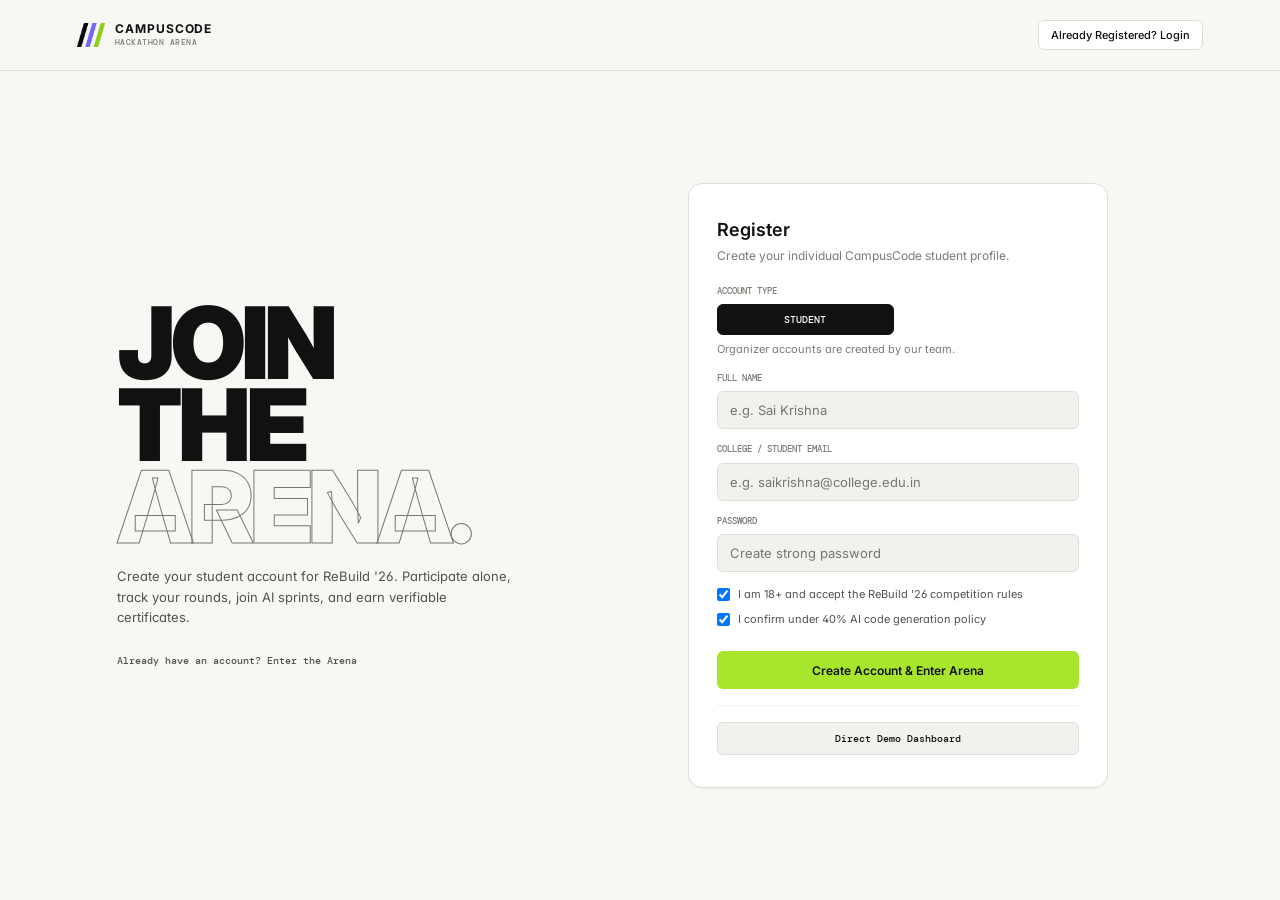
<file: register.html>
<!DOCTYPE html>
<html lang="en">
<head>
  <meta charset="UTF-8">
  <meta name="viewport" content="width=device-width, initial-scale=1.0">
  <title>Register | CampusCode ReBuild '26</title>
  
  <link rel="preconnect" href="https://fonts.googleapis.com">
  <link rel="preconnect" href="https://fonts.gstatic.com" crossorigin>
  <link href="https://fonts.googleapis.com/css2?family=DM+Mono:wght@400;500&family=Inter:wght@400;500;600;700&display=swap" rel="stylesheet">
  
  <link rel="stylesheet" href="style.css">
</head>
<body class="auth-page-shell">

  <!-- HEADER -->
  <header class="auth-header">
    <a href="index.html" class="landing-logo">
      <img src="campuscode-logo.png" alt="CampusCode Logo" class="brand-logo-img">
      <div class="brand-copy">
        <strong class="brand-title">CAMPUSCODE</strong>
        <span class="brand-tagline">HACKATHON ARENA</span>
      </div>
    </a>
    <a href="login.html" class="student-outline-btn btn-sm">Already Registered? Login</a>
  </header>

  <!-- SPLIT STAGE MATCHING PAGE 8 SCREENSHOT -->
  <main class="auth-main-stage">
    
    <!-- LEFT HERO COLUMN -->
    <div class="auth-hero-copy">
      <h1 class="auth-massive-heading">
        JOIN<br>
        THE<br>
        <span>ARENA.</span>
      </h1>
      <p class="auth-subtext">
        Create your student account for ReBuild '26. Participate alone, track your rounds, join AI sprints, and earn verifiable certificates.
      </p>
      <div>
        <a href="login.html" class="auth-link">Already have an account? Enter the Arena</a>
      </div>
    </div>

    <!-- RIGHT FORM CARD -->
    <div class="auth-card">
      <h2 class="auth-card-title">Register</h2>
      <p class="auth-card-desc">Create your individual CampusCode student profile.</p>

      <form onsubmit="handleRegisterSubmit(event)">
        <!-- Account Type (Fixed Student per live portal) -->
        <label class="auth-label">ACCOUNT TYPE</label>
        <div class="auth-role-pills">
          <button type="button" class="role-pill active" id="pill-student" style="cursor:default;" aria-label="Account type: student only">STUDENT</button>
        </div>
        <p style="font-size:11px; color:var(--text-muted); margin-top:-10px; margin-bottom:14px;">Organizer accounts are created by our team.</p>

        <div class="auth-field-group">
          <label class="auth-label" for="reg-name">FULL NAME</label>
          <input type="text" id="reg-name" class="auth-input" placeholder="e.g. Sai Krishna" required>
        </div>

        <div class="auth-field-group">
          <label class="auth-label" for="reg-email">COLLEGE / STUDENT EMAIL</label>
          <input type="email" id="reg-email" class="auth-input" placeholder="e.g. saikrishna@college.edu.in" required>
        </div>

        <div class="auth-field-group">
          <label class="auth-label" for="reg-pass">PASSWORD</label>
          <input type="password" id="reg-pass" class="auth-input" placeholder="Create strong password" required>
        </div>

        <div class="auth-field-group">
          <label class="auth-checkbox-label" style="font-size: 11px; margin-bottom: 8px;">
            <input type="checkbox" required checked>
            <span>I am 18+ and accept the ReBuild '26 competition rules</span>
          </label>
          <label class="auth-checkbox-label" style="font-size: 11px;">
            <input type="checkbox" required checked>
            <span>I confirm under 40% AI code generation policy</span>
          </label>
        </div>

        <button type="submit" class="student-primary-btn w-full" style="margin-top: 10px;">
          <span>Create Account & Enter Arena</span>
        </button>

        <div class="demo-login-box">
          <button type="button" class="demo-btn" onclick="location.href='dashboard.html'">
            <span>Direct Demo Dashboard</span>
          </button>
        </div>
      </form>
    </div>

  </main>

  <script>
    function setRole(role) {
      document.getElementById('pill-student').classList.toggle('active', role === 'student');
      document.getElementById('pill-organiser').classList.toggle('active', role === 'organiser');
    }

    function handleRegisterSubmit(e) {
      e.preventDefault();
      alert('Account verified. Welcome to CampusCode ReBuild 26.');
      window.location.href = 'dashboard.html';
    }
  </script>

</body>
</html>
</file>
<file: style.css>
/* ==========================================================================
   CAMPUSCODE — UNSLOPPED DESIGN SYSTEM
   Unslop Pass by Damir Sokolovsky Guidelines
   Character: Calm, Exact, Technical Editorial SaaS
   Tokens: 4px spacing scale, neutral ramps, quiet chrome, purposeful accent
   ========================================================================== */

/* --------------------------------------------------------------------------
   1. DESIGN TOKENS & NEUTRAL RAMPS
   -------------------------------------------------------------------------- */
:root {
  /* Warm/Technical Neutral Ramp (Light) */
  --bg: #f7f7f4;
  --surface: #ffffff;
  --surface-raised: #f1f1ed;
  --surface-hover: #eaeae5;
  
  --border: #deded8;
  --border-light: rgba(17, 17, 17, 0.06);
  --border-focus: #7665ff;

  /* Three Text Roles */
  --text-primary: #111111;
  --text-secondary: #52524e;
  --text-muted: #7b7b75;

  /* Quiet Brand Accents */
  --purple: #7665ff;
  --purple-subtle: #f0eeff;
  --lime: #a8e62e;
  --lime-dark: #82b91a;

  /* Semantic (Toned down) */
  --positive: #16a34a;
  --negative: #dc2626;

  /* Typography */
  --font-sans: 'Inter', -apple-system, BlinkMacSystemFont, "Segoe UI", Roboto, sans-serif;
  --font-mono: 'DM Mono', SFMono-Regular, Menlo, Monaco, Consolas, monospace;

  /* Restrained Shadows (Light Theme) */
  --shadow-sm: 0 1px 2px rgba(0, 0, 0, 0.04);
  --shadow-md: 0 4px 12px rgba(0, 0, 0, 0.05);
  --shadow-lg: 0 12px 28px rgba(0, 0, 0, 0.06);

  /* Geometry & Nested Radii (Inner = Outer - Padding) */
  --radius-sm: 6px;
  --radius-md: 10px;
  --radius-lg: 14px;
  --radius-xl: 18px;

  /* Layout Scale */
  --sidebar-width: 256px;
  --topbar-height: 60px;
  --ease-out: cubic-bezier(0.22, 1, 0.36, 1);
}

/* --------------------------------------------------------------------------
   2. RESET & BASE STYLES
   -------------------------------------------------------------------------- */
*, *::before, *::after {
  box-sizing: border-box;
  margin: 0;
  padding: 0;
}

html {
  font-size: 14px;
  scroll-behavior: smooth;
  -webkit-font-smoothing: antialiased;
  -moz-osx-font-smoothing: grayscale;
}

body {
  background-color: var(--bg);
  color: var(--text-primary);
  font-family: var(--font-sans);
  min-height: 100vh;
  line-height: 1.5;
  font-feature-settings: "cv02", "cv03", "cv04", "cv11";
}

button {
  font-family: inherit;
  cursor: pointer;
  border: none;
  background: none;
}

input, textarea {
  font-family: inherit;
}

a {
  color: inherit;
  text-decoration: none;
}

:focus-visible {
  outline: 2px solid var(--purple);
  outline-offset: 2px;
}

/* --------------------------------------------------------------------------
   3. APP SHELL LAYOUT
   -------------------------------------------------------------------------- */
.dashboard-layout {
  display: flex;
  min-height: 100vh;
  width: 100%;
}

/* --------------------------------------------------------------------------
   4. SIDEBAR (QUIET CHROME, ACCURATE 4PX SPACING)
   -------------------------------------------------------------------------- */
.sidebar {
  width: var(--sidebar-width);
  min-width: var(--sidebar-width);
  height: 100vh;
  position: sticky;
  top: 0;
  background: var(--bg);
  border-right: 1px solid var(--border);
  display: flex;
  flex-direction: column;
  padding: 20px 16px;
  z-index: 40;
  overflow-y: auto;
  scrollbar-width: thin;
}

.sidebar-brand {
  display: flex;
  align-items: center;
  gap: 12px;
  padding: 4px 8px 18px 8px;
  cursor: pointer;
  border-bottom: 1px solid var(--border-light);
  margin-bottom: 16px;
}

.brand-logo-img {
  width: 28px;
  height: auto;
  object-fit: contain;
}

.brand-copy {
  display: flex;
  flex-direction: column;
}

.brand-title {
  font-size: 12px;
  font-weight: 700;
  letter-spacing: 0.08em;
  color: var(--text-primary);
  line-height: 1.2;
}

.brand-tagline {
  font-family: var(--font-mono);
  font-size: 8px;
  font-weight: 500;
  color: var(--text-muted);
  letter-spacing: 0.06em;
}

/* Navigation items: 36px height, 4px gap, sentence case */
.sidebar-nav {
  display: flex;
  flex-direction: column;
  gap: 4px;
  flex: 1;
}

.nav-item {
  display: flex;
  align-items: center;
  gap: 12px;
  width: 100%;
  height: 36px;
  padding: 0 12px;
  border-radius: var(--radius-sm);
  color: var(--text-secondary);
  font-size: 13px;
  font-weight: 500;
  text-align: left;
  transition: background 0.14s var(--ease-out), color 0.14s var(--ease-out);
}

.nav-icon {
  display: inline-flex;
  align-items: center;
  justify-content: center;
  width: 18px;
  height: 18px;
  color: var(--text-muted);
}

.nav-label {
  flex: 1;
  white-space: nowrap;
}

.nav-item:hover {
  color: var(--text-primary);
  background-color: var(--surface-raised);
}

.nav-item:hover .nav-icon {
  color: var(--text-primary);
}

/* Authentic lime active tab — solid, quiet, no neon glow */
.nav-item.active {
  background-color: var(--lime);
  color: var(--text-primary);
  font-weight: 600;
}

.nav-item.active .nav-icon {
  color: var(--text-primary);
}

.nav-counter {
  font-family: var(--font-mono);
  font-size: 10px;
  font-weight: 500;
  color: var(--text-muted);
  font-variant-numeric: tabular-nums;
}

.nav-item.active .nav-counter {
  color: var(--text-primary);
}

.ai-badge {
  font-family: var(--font-mono);
  font-size: 8px;
  font-weight: 600;
  background: var(--surface-raised);
  color: var(--text-secondary);
  padding: 2px 5px;
  border-radius: 3px;
  border: 1px solid var(--border-light);
  margin-left: auto;
}

.nav-item.active .ai-badge {
  background: rgba(0, 0, 0, 0.08);
  border-color: transparent;
  color: var(--text-primary);
}

.dot-badge {
  width: 5px;
  height: 5px;
  border-radius: 50%;
  background: var(--purple);
  margin-left: auto;
}

/* Sidebar Footer & User Profile */
.sidebar-footer {
  margin-top: auto;
  padding-top: 16px;
  border-top: 1px solid var(--border-light);
  display: flex;
  flex-direction: column;
  gap: 8px;
}

.sidebar-user-card {
  display: flex;
  align-items: center;
  gap: 10px;
  padding: 8px 10px;
  border-radius: var(--radius-sm);
  background: var(--surface);
  border: 1px solid var(--border);
  cursor: pointer;
  transition: border-color 0.15s ease;
}

.sidebar-user-card:hover {
  border-color: var(--border-dark);
}

.user-avatar-initials {
  width: 32px;
  height: 32px;
  border-radius: 50%;
  background: var(--text-primary);
  color: #fff;
  display: flex;
  align-items: center;
  justify-content: center;
  font-weight: 600;
  font-size: 11px;
  flex-shrink: 0;
}

.user-meta {
  display: flex;
  flex-direction: column;
  overflow: hidden;
}

.user-name {
  font-size: 12px;
  font-weight: 600;
  color: var(--text-primary);
  line-height: 1.2;
}

.user-college {
  font-size: 10px;
  color: var(--text-muted);
  white-space: nowrap;
  overflow: hidden;
  text-overflow: ellipsis;
}

.user-id {
  font-family: var(--font-mono);
  font-size: 8px;
  color: var(--text-muted);
}

.sidebar-logout-btn {
  display: flex;
  align-items: center;
  gap: 8px;
  font-size: 11px;
  color: var(--text-muted);
  padding: 6px 10px;
  border-radius: var(--radius-sm);
  transition: color 0.15s ease;
}
.sidebar-logout-btn:hover {
  color: var(--negative);
}

/* --------------------------------------------------------------------------
   5. TOPBAR (CONTEXT & STATUS)
   -------------------------------------------------------------------------- */
.topbar {
  height: var(--topbar-height);
  background: var(--bg);
  border-bottom: 1px solid var(--border);
  display: flex;
  align-items: center;
  justify-content: space-between;
  padding: 0 32px;
  position: sticky;
  top: 0;
  z-index: 30;
}

.breadcrumb {
  display: flex;
  align-items: center;
  gap: 8px;
  font-family: var(--font-mono);
  font-size: 10px;
  letter-spacing: 0.04em;
  color: var(--text-muted);
}

.bc-sep {
  color: var(--border);
}

.bc-current {
  color: var(--text-primary);
  font-weight: 500;
}

.topbar-right {
  display: flex;
  align-items: center;
  gap: 14px;
}

.arena-live-chip {
  display: flex;
  align-items: center;
  gap: 8px;
  background: var(--surface);
  border: 1px solid var(--border);
  padding: 5px 10px;
  border-radius: 4px;
  font-family: var(--font-mono);
  font-size: 9px;
  font-weight: 500;
  color: var(--text-secondary);
}

.status-dot-solid {
  width: 6px;
  height: 6px;
  background-color: var(--positive);
  border-radius: 50%;
}

.topbar-icon-btn {
  width: 32px;
  height: 32px;
  display: flex;
  align-items: center;
  justify-content: center;
  border: 1px solid var(--border);
  border-radius: var(--radius-sm);
  background: var(--surface);
  color: var(--text-secondary);
  position: relative;
  transition: border-color 0.15s ease;
}
.topbar-icon-btn:hover {
  border-color: var(--border-dark);
  color: var(--text-primary);
}

.icon-dot-badge {
  position: absolute;
  top: 6px;
  right: 6px;
  width: 5px;
  height: 5px;
  background: var(--purple);
  border-radius: 50%;
}

.topbar-pill-btn {
  display: flex;
  align-items: center;
  gap: 6px;
  padding: 6px 12px;
  border-radius: var(--radius-sm);
  border: 1px solid var(--border);
  background: var(--surface);
  font-family: var(--font-mono);
  font-size: 10px;
  font-weight: 500;
  color: var(--text-primary);
  transition: background 0.15s ease;
}
.topbar-pill-btn:hover {
  background: var(--surface-raised);
}

.topbar-user-chip {
  display: flex;
  align-items: center;
  gap: 8px;
  padding: 3px 8px 3px 4px;
  border-radius: var(--radius-sm);
  border: 1px solid var(--border);
  background: var(--surface);
  cursor: pointer;
  transition: border-color 0.15s ease;
}
.topbar-user-chip:hover {
  border-color: var(--border-dark);
}

.chip-avatar {
  width: 24px;
  height: 24px;
  border-radius: 50%;
  background: var(--text-primary);
  color: #fff;
  font-size: 9px;
  font-weight: 600;
  display: flex;
  align-items: center;
  justify-content: center;
}

.chip-name {
  font-size: 11px;
  font-weight: 500;
  color: var(--text-primary);
}

/* --------------------------------------------------------------------------
   6. CONTENT STAGE & VIEW SWITCHING
   -------------------------------------------------------------------------- */
.content-stage {
  flex: 1;
  padding: 32px;
  max-width: 1360px;
  width: 100%;
  margin: 0 auto;
}

.view-panel {
  display: none;
}

.view-panel.active {
  display: block;
}

/* Page Headers — Sentence case, no screaming periods, quiet eyebrow */
.student-page-header {
  margin-bottom: 24px;
}

.section-eyebrow {
  display: inline-block;
  font-family: var(--font-mono);
  font-size: 10px;
  font-weight: 500;
  color: var(--text-muted);
  margin-bottom: 6px;
}

.student-page-title {
  font-size: 26px;
  font-weight: 600;
  letter-spacing: -0.02em;
  color: var(--text-primary);
  margin-bottom: 4px;
}

.student-page-desc {
  font-size: 13px;
  color: var(--text-secondary);
  max-width: 640px;
}

.title-counter-row {
  display: flex;
  align-items: center;
  gap: 10px;
}

.counter-badge {
  font-family: var(--font-mono);
  font-size: 11px;
  font-weight: 500;
  background: var(--surface-raised);
  border: 1px solid var(--border);
  color: var(--text-primary);
  padding: 2px 8px;
  border-radius: 4px;
  font-variant-numeric: tabular-nums;
}

.header-with-counter {
  display: flex;
  align-items: flex-end;
  justify-content: space-between;
  gap: 16px;
}

/* --------------------------------------------------------------------------
   7. REBUILD '26 HERO CARD (UNSLOPPED: NO BLOBS, NO ROTATING RINGS)
   -------------------------------------------------------------------------- */
.dimensional-stage {
  margin-bottom: 24px;
}

.student-hero-card {
  background: var(--surface);
  border: 1px solid var(--border);
  border-radius: var(--radius-lg);
  padding: 32px;
  box-shadow: var(--shadow-sm);
  display: grid;
  grid-template-columns: 1.4fr 1fr;
  gap: 32px;
  align-items: center;
}

.hero-tag-row {
  display: flex;
  align-items: center;
  gap: 12px;
  margin-bottom: 12px;
}

.hero-live-pill {
  display: inline-flex;
  align-items: center;
  gap: 6px;
  background: #f7fee7;
  color: var(--lime-dark);
  border: 1px solid rgba(130, 185, 26, 0.25);
  font-family: var(--font-mono);
  font-size: 9px;
  font-weight: 600;
  padding: 3px 8px;
  border-radius: 4px;
}

.hero-track-label {
  font-family: var(--font-mono);
  font-size: 9px;
  font-weight: 500;
  color: var(--text-muted);
}

.hero-event-title {
  font-size: 32px;
  font-weight: 600;
  letter-spacing: -0.03em;
  color: var(--text-primary);
  margin-bottom: 4px;
}

.hero-slogan {
  font-family: var(--font-mono);
  font-size: 10px;
  font-weight: 500;
  color: var(--text-muted);
  margin-bottom: 14px;
  letter-spacing: 0.04em;
}

.hero-summary {
  font-size: 13px;
  color: var(--text-secondary);
  line-height: 1.6;
  max-width: 480px;
  margin-bottom: 24px;
}

.hero-actions {
  display: flex;
  align-items: center;
  gap: 12px;
  flex-wrap: wrap;
}

/* Button System: Clean, purposeful, 38px height, nested radius */
.student-primary-btn {
  background: var(--lime);
  color: var(--text-primary);
  font-size: 12px;
  font-weight: 600;
  height: 38px;
  padding: 0 18px;
  border-radius: var(--radius-sm);
  display: inline-flex;
  align-items: center;
  justify-content: center;
  gap: 6px;
  transition: background 0.15s ease;
}

.student-primary-btn:hover {
  background: #9bd03d;
}

.student-outline-btn {
  background: var(--surface);
  border: 1px solid var(--border);
  color: var(--text-primary);
  font-size: 12px;
  font-weight: 500;
  height: 38px;
  padding: 0 16px;
  border-radius: var(--radius-sm);
  display: inline-flex;
  align-items: center;
  justify-content: center;
  gap: 6px;
  transition: background 0.15s ease, border-color 0.15s ease;
}

.student-outline-btn:hover {
  background: var(--surface-raised);
  border-color: var(--border-dark);
}

.btn-sm {
  height: 30px !important;
  padding: 0 12px !important;
  font-size: 11px !important;
}

.w-full {
  width: 100%;
}

/* UNSLOPPED HERO MOMENT: Concrete Event Passport Panel instead of glowing blob */
.student-hero-visual {
  display: flex;
  justify-content: flex-end;
}

.hero-status-panel {
  width: 100%;
  max-width: 320px;
  background: var(--surface-raised);
  border: 1px solid var(--border);
  border-radius: var(--radius-md);
  padding: 20px;
  display: flex;
  flex-direction: column;
  gap: 14px;
}

.status-panel-row {
  display: flex;
  justify-content: space-between;
  align-items: center;
  padding-bottom: 10px;
  border-bottom: 1px solid var(--border);
}

.status-panel-row:last-child {
  border-bottom: none;
  padding-bottom: 0;
}

.panel-row-label {
  font-family: var(--font-mono);
  font-size: 9px;
  color: var(--text-muted);
}

.panel-row-val {
  font-family: var(--font-mono);
  font-size: 11px;
  font-weight: 600;
  color: var(--text-primary);
  font-variant-numeric: tabular-nums;
}

.brand-slashes-mini {
  display: flex;
  gap: 3px;
  transform: skew(-17deg);
}
.brand-slashes-mini span {
  width: 4px;
  height: 16px;
}
.brand-slashes-mini span:nth-child(1) { background: var(--text-primary); }
.brand-slashes-mini span:nth-child(2) { background: var(--purple); }
.brand-slashes-mini span:nth-child(3) { background: var(--lime-dark); }

/* --------------------------------------------------------------------------
   8. STATISTIC CARDS (4PX GRID, TABULAR NUMBERS, NO DECORATIVE SPARKLES)
   -------------------------------------------------------------------------- */
.student-stats-grid {
  display: grid;
  grid-template-columns: repeat(4, 1fr);
  gap: 16px;
  margin-bottom: 24px;
}

.student-stat-card {
  background: var(--surface);
  border: 1px solid var(--border);
  border-radius: var(--radius-md);
  padding: 20px;
  display: flex;
  flex-direction: column;
  justify-content: space-between;
  min-height: 112px;
  transition: border-color 0.15s ease;
}

.student-stat-card:hover {
  border-color: var(--border-dark);
}

.stat-label {
  font-family: var(--font-mono);
  font-size: 10px;
  font-weight: 500;
  color: var(--text-muted);
}

.stat-number-wrapper {
  margin: 8px 0 4px 0;
}

.stat-number {
  font-family: var(--font-mono);
  font-size: 32px;
  font-weight: 600;
  letter-spacing: -0.03em;
  line-height: 1;
  color: var(--text-primary);
  font-variant-numeric: tabular-nums;
}

.stat-footer {
  display: flex;
  align-items: center;
  justify-content: space-between;
  padding-top: 8px;
  border-top: 1px solid var(--border-light);
}

.stat-detail {
  font-family: var(--font-mono);
  font-size: 9px;
  color: var(--text-muted);
}

.stat-pill-mini {
  font-family: var(--font-mono);
  font-size: 9px;
  font-weight: 500;
  background: var(--surface-raised);
  border: 1px solid var(--border);
  color: var(--text-primary);
  padding: 1px 6px;
  border-radius: 3px;
}

/* --------------------------------------------------------------------------
   9. GUIDANCE BANNER
   -------------------------------------------------------------------------- */
.banner-quick-action {
  background: var(--surface);
  border: 1px solid var(--border);
  border-radius: var(--radius-md);
  padding: 16px 20px;
  display: flex;
  align-items: center;
  justify-content: space-between;
  gap: 16px;
  margin-bottom: 24px;
}

.banner-left {
  display: flex;
  align-items: center;
  gap: 14px;
}

.banner-icon-box {
  width: 32px;
  height: 32px;
  border-radius: var(--radius-sm);
  background: var(--surface-raised);
  border: 1px solid var(--border);
  display: flex;
  align-items: center;
  justify-content: center;
  flex-shrink: 0;
}

.banner-ai-tag {
  font-family: var(--font-mono);
  font-size: 10px;
  font-weight: 600;
  color: var(--text-secondary);
}

.banner-text strong {
  font-size: 13px;
  font-weight: 600;
  color: var(--text-primary);
  display: block;
}

.banner-text p {
  font-size: 12px;
  color: var(--text-secondary);
  margin-top: 2px;
}

/* --------------------------------------------------------------------------
   10. MY EVENTS CARDS (RESTYLED: QUIET AND AUTHENTIC)
   -------------------------------------------------------------------------- */
.registration-grid {
  display: grid;
  grid-template-columns: repeat(3, 1fr);
  gap: 20px;
}

.registration-card {
  background: var(--surface);
  border: 1px solid var(--border);
  border-radius: var(--radius-md);
  padding: 20px;
  display: flex;
  flex-direction: column;
  transition: border-color 0.15s ease;
}

.registration-card:hover {
  border-color: var(--border-dark);
}

.reg-card-top {
  display: flex;
  align-items: center;
  justify-content: space-between;
  margin-bottom: 14px;
}

.reg-status-pill {
  display: inline-flex;
  align-items: center;
  gap: 6px;
  font-family: var(--font-mono);
  font-size: 9px;
  font-weight: 500;
  padding: 3px 8px;
  border-radius: 4px;
}

.reg-status-pill.in-progress {
  background: #f7fee7;
  color: var(--lime-dark);
  border: 1px solid rgba(130, 185, 26, 0.25);
}

.reg-status-pill.completed {
  background: var(--surface-raised);
  color: var(--text-secondary);
  border: 1px solid var(--border);
}

.reg-id-tag {
  font-family: var(--font-mono);
  font-size: 9px;
  color: var(--text-muted);
}

.reg-card-banner {
  border-radius: var(--radius-sm);
  padding: 16px;
  margin-bottom: 16px;
  background: var(--surface-raised);
  border: 1px solid var(--border);
}

.banner-event-type {
  font-family: var(--font-mono);
  font-size: 8px;
  letter-spacing: 0.08em;
  color: var(--text-muted);
  display: block;
  margin-bottom: 4px;
}

.banner-event-heading {
  font-size: 16px;
  font-weight: 600;
  color: var(--text-primary);
  line-height: 1.2;
}

.banner-event-dates {
  font-family: var(--font-mono);
  font-size: 9px;
  color: var(--text-muted);
  display: block;
  margin-top: 4px;
}

.reg-details-list {
  display: flex;
  flex-direction: column;
  gap: 8px;
  margin-bottom: 18px;
  flex: 1;
}

.detail-row {
  display: flex;
  justify-content: space-between;
  align-items: center;
  font-size: 11px;
  border-bottom: 1px solid var(--border-light);
  padding-bottom: 6px;
}

.dt-label {
  font-family: var(--font-mono);
  font-size: 9px;
  color: var(--text-muted);
}

.dt-val {
  font-weight: 500;
  color: var(--text-primary);
}

.reg-card-action {
  margin-top: auto;
}

/* --------------------------------------------------------------------------
   11. EVENTS DIRECTORY
   -------------------------------------------------------------------------- */
.events-filter-bar {
  display: flex;
  align-items: center;
  justify-content: space-between;
  gap: 16px;
  margin-bottom: 20px;
  flex-wrap: wrap;
}

.search-box {
  display: flex;
  align-items: center;
  gap: 8px;
  background: var(--surface);
  border: 1px solid var(--border);
  padding: 8px 12px;
  border-radius: var(--radius-sm);
  width: 280px;
  color: var(--text-muted);
}

.search-box input {
  border: none;
  background: transparent;
  outline: none;
  font-size: 12px;
  color: var(--text-primary);
  width: 100%;
}

.category-tabs {
  display: flex;
  align-items: center;
  gap: 6px;
}

.cat-pill {
  font-family: var(--font-mono);
  font-size: 10px;
  font-weight: 500;
  padding: 6px 12px;
  border-radius: var(--radius-sm);
  border: 1px solid var(--border);
  background: var(--surface);
  color: var(--text-secondary);
  transition: all 0.14s ease;
}

.cat-pill:hover {
  background: var(--surface-raised);
  color: var(--text-primary);
}

.cat-pill.active {
  background: var(--text-primary);
  color: #fff;
  border-color: var(--text-primary);
}

.events-browse-grid {
  display: grid;
  grid-template-columns: repeat(auto-fill, minmax(300px, 1fr));
  gap: 20px;
}

.event-browse-card {
  background: var(--surface);
  border: 1px solid var(--border);
  border-radius: var(--radius-md);
  padding: 20px;
  display: flex;
  flex-direction: column;
  transition: border-color 0.15s ease;
}

.event-browse-card:hover {
  border-color: var(--border-dark);
}

.event-card-header {
  display: flex;
  align-items: center;
  justify-content: space-between;
  margin-bottom: 12px;
}

.event-badge {
  font-family: var(--font-mono);
  font-size: 9px;
  font-weight: 500;
  padding: 3px 8px;
  border-radius: 4px;
}

.badge-active {
  background: #f7fee7;
  color: var(--lime-dark);
  border: 1px solid rgba(130, 185, 26, 0.25);
}

.badge-upcoming {
  background: var(--surface-raised);
  color: var(--text-secondary);
  border: 1px solid var(--border);
}

.prize-tag {
  font-family: var(--font-mono);
  font-size: 10px;
  font-weight: 500;
  color: var(--text-secondary);
}

.event-card-title {
  font-size: 17px;
  font-weight: 600;
  letter-spacing: -0.01em;
  margin-bottom: 6px;
}

.event-card-desc {
  font-size: 12px;
  color: var(--text-secondary);
  line-height: 1.5;
  margin-bottom: 16px;
  flex: 1;
}

.event-meta-tags {
  display: flex;
  gap: 6px;
  margin-bottom: 16px;
}

.mono-tag {
  font-family: var(--font-mono);
  font-size: 9px;
  background: var(--surface-raised);
  border: 1px solid var(--border-light);
  padding: 3px 6px;
  border-radius: 3px;
  color: var(--text-muted);
}

/* --------------------------------------------------------------------------
   12. CERTIFICATES & DIGITAL ID CARD
   -------------------------------------------------------------------------- */
.certificate-display-box {
  background: var(--surface);
  border: 1px solid var(--border);
  border-radius: var(--radius-lg);
  padding: 36px;
  max-width: 760px;
  margin: 0 auto;
  position: relative;
  box-shadow: var(--shadow-sm);
}

.cert-header {
  display: flex;
  align-items: center;
  justify-content: space-between;
  border-bottom: 1px solid var(--border);
  padding-bottom: 16px;
  margin-bottom: 28px;
}

.cert-brand {
  display: flex;
  align-items: center;
  gap: 12px;
}

.brand-three-slashes {
  display: flex;
  gap: 3px;
  transform: skew(-17deg);
}
.brand-three-slashes span {
  width: 5px;
  height: 18px;
}
.brand-three-slashes span:nth-child(1) { background: var(--text-primary); }
.brand-three-slashes span:nth-child(2) { background: var(--purple); }
.brand-three-slashes span:nth-child(3) { background: var(--lime-dark); }

.cert-badge-stamp {
  font-family: var(--font-mono);
  font-size: 9px;
  font-weight: 600;
  padding: 4px 10px;
  border-radius: 4px;
}
.cert-badge-stamp.valid {
  background: #f7fee7;
  color: var(--lime-dark);
  border: 1px solid var(--lime-dark);
}

.cert-body {
  text-align: center;
  margin-bottom: 32px;
}

.cert-subtitle {
  font-family: var(--font-mono);
  font-size: 10px;
  font-weight: 500;
  color: var(--text-muted);
  display: block;
  margin-bottom: 10px;
  letter-spacing: 0.06em;
}

.cert-recipient {
  font-size: 28px;
  font-weight: 600;
  color: var(--text-primary);
  margin-bottom: 12px;
}

.cert-citation {
  font-size: 13px;
  color: var(--text-secondary);
  max-width: 540px;
  margin: 0 auto;
  line-height: 1.6;
}

.cert-footer {
  display: flex;
  align-items: center;
  justify-content: space-between;
  border-top: 1px solid var(--border);
  padding-top: 20px;
  margin-bottom: 24px;
}

.cert-meta-item small {
  font-family: var(--font-mono);
  font-size: 8px;
  color: var(--text-muted);
  display: block;
  margin-bottom: 2px;
}
.cert-meta-item strong {
  font-family: var(--font-mono);
  font-size: 11px;
}

.cert-qr-box {
  display: flex;
  align-items: center;
  gap: 10px;
}

.mini-qr-code {
  width: 36px;
  height: 36px;
  background: #111;
  padding: 3px;
  border-radius: 3px;
}
.qr-pattern {
  width: 100%;
  height: 100%;
  background: 
    repeating-linear-gradient(0deg, #fff, #fff 2px, #111 2px, #111 4px),
    repeating-linear-gradient(90deg, #fff, #fff 2px, #111 2px, #111 4px);
  background-blend-mode: difference;
}

.cert-qr-box span {
  font-family: var(--font-mono);
  font-size: 8px;
  color: var(--text-muted);
}

.cert-actions-bar {
  display: flex;
  justify-content: center;
  gap: 12px;
}

/* Digital ID Card (Refined, no gimmicky hologram) */
.id-card-stage {
  display: flex;
  justify-content: center;
  padding: 16px 0;
}

.digital-student-id-card {
  width: 420px;
  background: var(--surface);
  border: 1px solid var(--border);
  border-radius: var(--radius-lg);
  padding: 24px;
  box-shadow: var(--shadow-sm);
  position: relative;
}

.id-top {
  display: flex;
  align-items: center;
  justify-content: space-between;
  margin-bottom: 20px;
}

.id-logo {
  display: flex;
  align-items: center;
  gap: 10px;
}

.id-logo strong {
  font-size: 12px;
  font-weight: 700;
  display: block;
  line-height: 1;
}

.id-logo small {
  font-family: var(--font-mono);
  font-size: 8px;
  color: var(--text-muted);
}

.id-chip-hardware {
  width: 34px;
  height: 24px;
  background: #e8e8e3;
  border-radius: 3px;
  border: 1px solid #d4d4cd;
}

.id-main-row {
  display: flex;
  gap: 16px;
  margin-bottom: 20px;
}

.id-photo {
  width: 68px;
  height: 68px;
  background: var(--text-primary);
  color: #fff;
  border-radius: var(--radius-sm);
  display: flex;
  align-items: center;
  justify-content: center;
  font-size: 20px;
  font-weight: 600;
}

.id-info-col {
  flex: 1;
}

.id-student-name {
  font-size: 16px;
  font-weight: 600;
  color: var(--text-primary);
  line-height: 1.2;
}

.id-student-role {
  font-family: var(--font-mono);
  font-size: 9px;
  color: var(--text-muted);
  display: block;
  margin-bottom: 10px;
}

.id-data-grid {
  display: grid;
  grid-template-columns: 1fr 1fr;
  gap: 8px;
}

.id-data-grid small {
  font-family: var(--font-mono);
  font-size: 8px;
  color: var(--text-muted);
  display: block;
}

.id-data-grid strong {
  font-family: var(--font-mono);
  font-size: 10px;
  color: var(--text-primary);
}

.id-bottom-barcode {
  border-top: 1px solid var(--border-light);
  padding-top: 12px;
  display: flex;
  flex-direction: column;
  align-items: center;
  gap: 4px;
}

.barcode-num {
  font-family: var(--font-mono);
  font-size: 9px;
  color: var(--text-muted);
  letter-spacing: 0.1em;
}

/* --------------------------------------------------------------------------
   13. RULEBOT AI
   -------------------------------------------------------------------------- */
.rulebot-container {
  background: var(--surface);
  border: 1px solid var(--border);
  border-radius: var(--radius-md);
  padding: 24px;
  max-width: 800px;
  margin: 0 auto;
}

.rulebot-quick-prompts {
  display: flex;
  align-items: center;
  gap: 8px;
  flex-wrap: wrap;
  padding-bottom: 14px;
  border-bottom: 1px solid var(--border);
  margin-bottom: 16px;
}

.quick-title {
  font-family: var(--font-mono);
  font-size: 9px;
  font-weight: 500;
  color: var(--text-muted);
}

.prompt-chip {
  font-family: var(--font-mono);
  font-size: 10px;
  padding: 5px 10px;
  background: var(--surface-raised);
  border: 1px solid var(--border);
  border-radius: 4px;
  color: var(--text-primary);
  transition: border-color 0.15s ease;
}
.prompt-chip:hover {
  border-color: #999;
}

.rulebot-chat-window {
  min-height: 280px;
  max-height: 380px;
  overflow-y: auto;
  display: flex;
  flex-direction: column;
  gap: 12px;
  padding: 6px 0;
  margin-bottom: 16px;
}

.bot-msg, .user-msg {
  display: flex;
  gap: 10px;
  max-width: 85%;
}

.user-msg {
  align-self: flex-end;
  flex-direction: row-reverse;
}

.bot-avatar, .user-avatar-tag {
  width: 28px;
  height: 28px;
  border-radius: 4px;
  font-family: var(--font-mono);
  font-size: 9px;
  font-weight: 600;
  display: flex;
  align-items: center;
  justify-content: center;
  flex-shrink: 0;
}

.bot-avatar {
  background: var(--surface-raised);
  border: 1px solid var(--border);
  color: var(--text-primary);
}

.user-avatar-tag {
  background: var(--text-primary);
  color: #fff;
}

.bot-bubble {
  background: var(--surface-raised);
  border: 1px solid var(--border-light);
  padding: 10px 14px;
  border-radius: var(--radius-sm);
  font-size: 12px;
  line-height: 1.55;
  color: var(--text-primary);
}

.user-bubble {
  background: var(--text-primary);
  color: #fff;
  padding: 10px 14px;
  border-radius: var(--radius-sm);
  font-size: 12px;
  line-height: 1.5;
}

.rulebot-input-bar {
  display: flex;
  gap: 10px;
  border-top: 1px solid var(--border);
  padding-top: 14px;
}

.rulebot-input-bar input {
  flex: 1;
  background: var(--surface-raised);
  border: 1px solid var(--border);
  padding: 9px 12px;
  border-radius: var(--radius-sm);
  font-size: 12px;
  outline: none;
  color: var(--text-primary);
}

/* --------------------------------------------------------------------------
   14. OTHER PANELS: HACKMATE, IDEACHECK, NOTIFS, PROFILE
   -------------------------------------------------------------------------- */
.hackmate-shell, .ideacheck-card, .notif-list {
  max-width: 800px;
  margin: 0 auto;
}

.hackmate-search-row {
  display: flex;
  gap: 10px;
  margin-bottom: 20px;
}

.hackmate-input {
  flex: 1;
  background: var(--surface);
  border: 1px solid var(--border);
  padding: 10px 14px;
  border-radius: var(--radius-sm);
  font-size: 12px;
}

.hackmate-results-grid {
  display: grid;
  grid-template-columns: 1fr 1fr;
  gap: 16px;
}

.hacker-card {
  background: var(--surface);
  border: 1px solid var(--border);
  border-radius: var(--radius-md);
  padding: 18px;
  display: flex;
  flex-direction: column;
  gap: 12px;
}

.hacker-top {
  display: flex;
  align-items: center;
  gap: 10px;
}

.hacker-av {
  width: 36px;
  height: 36px;
  border-radius: 50%;
  background: var(--text-primary);
  color: #fff;
  font-weight: 600;
  display: flex;
  align-items: center;
  justify-content: center;
}

.hacker-top strong {
  display: block;
  font-size: 13px;
  font-weight: 600;
}
.hacker-top small {
  color: var(--text-muted);
  font-size: 10px;
}

.hacker-skills {
  display: flex;
  gap: 6px;
}
.hacker-skills span {
  font-family: var(--font-mono);
  font-size: 9px;
  padding: 2px 6px;
  background: var(--surface-raised);
  border-radius: 3px;
  color: var(--text-secondary);
}

.ideacheck-card {
  background: var(--surface);
  border: 1px solid var(--border);
  border-radius: var(--radius-md);
  padding: 24px;
}

.input-label {
  display: block;
  font-family: var(--font-mono);
  font-size: 9px;
  font-weight: 500;
  color: var(--text-muted);
  margin-bottom: 6px;
}

.std-input, .std-textarea {
  width: 100%;
  background: var(--surface-raised);
  border: 1px solid var(--border);
  padding: 10px 12px;
  border-radius: var(--radius-sm);
  font-size: 12px;
  outline: none;
  margin-bottom: 14px;
}

.ideacheck-feedback {
  margin-top: 20px;
  padding: 16px;
  background: #f7fee7;
  border: 1px solid var(--lime-dark);
  border-radius: var(--radius-sm);
}

.ideacheck-feedback.hidden {
  display: none;
}

.feedback-badge-row {
  display: flex;
  gap: 10px;
  margin-bottom: 8px;
}

.score-badge {
  font-family: var(--font-mono);
  font-size: 9px;
  font-weight: 600;
  background: var(--lime);
  color: var(--text-primary);
  padding: 2px 6px;
  border-radius: 3px;
}

.notif-list {
  display: flex;
  flex-direction: column;
  gap: 10px;
}

.notif-item {
  display: flex;
  gap: 14px;
  background: var(--surface);
  border: 1px solid var(--border);
  padding: 14px 18px;
  border-radius: var(--radius-sm);
}

.notif-item.unread {
  border-left: 3px solid var(--purple);
}

.notif-icon-box {
  width: 30px;
  height: 30px;
  border-radius: var(--radius-sm);
  background: var(--surface-raised);
  display: flex;
  align-items: center;
  justify-content: center;
  color: var(--text-primary);
  flex-shrink: 0;
  font-size: 11px;
  font-family: var(--font-mono);
}

.notif-body strong {
  display: block;
  font-size: 12px;
  font-weight: 600;
  margin-bottom: 2px;
}
.notif-body p {
  font-size: 12px;
  color: var(--text-secondary);
  margin-bottom: 4px;
}
.mono-meta {
  font-family: var(--font-mono);
  font-size: 8px;
  color: var(--text-muted);
}

.profile-layout-grid {
  display: grid;
  grid-template-columns: 260px 1fr;
  gap: 20px;
  max-width: 880px;
  margin: 0 auto;
}

.profile-sidebar-card, .profile-details-card {
  background: var(--surface);
  border: 1px solid var(--border);
  border-radius: var(--radius-md);
  padding: 24px;
}

.profile-sidebar-card {
  text-align: center;
}

.profile-avatar-lg {
  width: 72px;
  height: 72px;
  border-radius: 50%;
  background: var(--text-primary);
  color: #fff;
  font-size: 22px;
  font-weight: 600;
  display: flex;
  align-items: center;
  justify-content: center;
  margin: 0 auto 12px auto;
}

.profile-fullname {
  font-size: 18px;
  font-weight: 600;
  margin-bottom: 2px;
}

.profile-uni {
  font-size: 11px;
  color: var(--text-muted);
  display: block;
  margin-bottom: 16px;
}

.profile-stat-pills {
  display: flex;
  justify-content: center;
  gap: 8px;
}
.profile-stat-pills span {
  font-family: var(--font-mono);
  font-size: 9px;
  background: var(--surface-raised);
  border: 1px solid var(--border-light);
  padding: 3px 8px;
  border-radius: 4px;
  color: var(--text-secondary);
}

.card-section-title {
  font-family: var(--font-mono);
  font-size: 10px;
  color: var(--text-muted);
  margin-bottom: 16px;
}

.profile-field-grid {
  display: grid;
  grid-template-columns: 1fr 1fr;
  gap: 16px;
  margin-bottom: 20px;
}

.profile-field-grid label {
  font-family: var(--font-mono);
  font-size: 8px;
  color: var(--text-muted);
  display: block;
  margin-bottom: 2px;
}

.profile-field-grid strong {
  font-size: 12px;
  font-weight: 500;
}

.profile-btn-row {
  display: flex;
  gap: 10px;
}

/* --------------------------------------------------------------------------
   15. MODAL SYSTEM
   -------------------------------------------------------------------------- */
.modal-overlay {
  display: none;
  position: fixed;
  inset: 0;
  background: rgba(17, 17, 17, 0.4);
  z-index: 100;
  align-items: center;
  justify-content: center;
  padding: 16px;
}

.modal-overlay.open {
  display: flex;
}

.modal-card {
  background: var(--surface);
  border: 1px solid var(--border);
  border-radius: var(--radius-lg);
  width: 100%;
  max-width: 560px;
  padding: 28px;
  box-shadow: var(--shadow-lg);
}

.modal-header {
  display: flex;
  justify-content: space-between;
  align-items: flex-start;
  margin-bottom: 18px;
}

.modal-title {
  font-size: 20px;
  font-weight: 600;
  color: var(--text-primary);
}

.modal-close-btn {
  width: 28px;
  height: 28px;
  border-radius: var(--radius-sm);
  background: var(--surface-raised);
  font-size: 12px;
  display: flex;
  align-items: center;
  justify-content: center;
}
.modal-close-btn:hover {
  background: #ddd;
}

.rule-highlight-box {
  background: var(--surface-raised);
  border: 1px solid var(--border);
  padding: 12px 14px;
  border-radius: var(--radius-sm);
  margin-bottom: 18px;
}
.rule-highlight-box strong {
  font-size: 11px;
  display: block;
  margin-bottom: 2px;
}
.rule-highlight-box p {
  font-size: 11px;
  color: var(--text-secondary);
  line-height: 1.5;
}

.schedule-mini-table {
  width: 100%;
  border-collapse: collapse;
  font-size: 11px;
  margin-bottom: 20px;
}

.schedule-mini-table th {
  text-align: left;
  font-family: var(--font-mono);
  font-size: 9px;
  color: var(--text-muted);
  border-bottom: 1px solid var(--border);
  padding: 6px 4px;
}

.schedule-mini-table td {
  padding: 8px 4px;
  border-bottom: 1px solid var(--border-light);
}

.modal-footer {
  display: flex;
  justify-content: flex-end;
  gap: 10px;
}

/* --------------------------------------------------------------------------
   16. TOAST NOTIFICATIONS
   -------------------------------------------------------------------------- */
.toast-container {
  position: fixed;
  bottom: 20px;
  right: 20px;
  z-index: 200;
  display: flex;
  flex-direction: column;
  gap: 8px;
  pointer-events: none;
}

.toast-msg {
  background: var(--text-primary);
  color: #fff;
  padding: 10px 16px;
  border-radius: var(--radius-sm);
  font-size: 12px;
  font-weight: 500;
  box-shadow: var(--shadow-md);
  display: flex;
  align-items: center;
  gap: 8px;
  pointer-events: auto;
}

.toast-accent-dot {
  width: 6px;
  height: 6px;
  border-radius: 50%;
  background: var(--lime);
}

/* --------------------------------------------------------------------------
   17. MOBILE NAVIGATION & RESPONSIVE
   -------------------------------------------------------------------------- */
.mobile-topbar {
  display: none;
}
.sidebar-backdrop {
  display: none;
}

@media (max-width: 1024px) {
  .student-hero-card {
    grid-template-columns: 1fr;
    padding: 24px;
  }
  .student-hero-visual {
    justify-content: flex-start;
  }
  .hero-status-panel {
    max-width: 100%;
  }
  .student-stats-grid {
    grid-template-columns: repeat(2, 1fr);
  }
  .registration-grid {
    grid-template-columns: repeat(2, 1fr);
  }
  .profile-layout-grid {
    grid-template-columns: 1fr;
  }
}

@media (max-width: 768px) {
  .mobile-topbar {
    display: flex;
    align-items: center;
    justify-content: space-between;
    padding: 0 16px;
    height: 52px;
    background: var(--bg);
    border-bottom: 1px solid var(--border);
    position: sticky;
    top: 0;
    z-index: 50;
  }

  .mobile-menu-btn {
    color: var(--text-primary);
    padding: 4px;
  }

  .mobile-brand {
    display: flex;
    align-items: center;
    gap: 8px;
    font-size: 12px;
    font-weight: 700;
  }

  .mobile-user-avatar {
    width: 28px;
    height: 28px;
    border-radius: 50%;
    background: var(--text-primary);
    color: #fff;
    font-size: 9px;
    font-weight: 600;
    display: flex;
    align-items: center;
    justify-content: center;
  }

  .sidebar {
    position: fixed;
    top: 0;
    bottom: 0;
    left: -280px;
    width: 260px;
    min-width: 260px;
    transition: left 0.22s var(--ease-out);
    box-shadow: var(--shadow-lg);
  }

  .sidebar.open {
    left: 0;
  }

  .sidebar-backdrop.active {
    display: block;
    position: fixed;
    inset: 0;
    background: rgba(17, 17, 17, 0.4);
    z-index: 35;
  }

  .topbar {
    display: none;
  }

  .content-stage {
    padding: 16px;
  }

  .student-page-title {
    font-size: 22px;
  }

  .student-stats-grid {
    grid-template-columns: 1fr 1fr;
    gap: 10px;
  }

  .registration-grid {
    grid-template-columns: 1fr;
  }

  .banner-quick-action {
    flex-direction: column;
    align-items: flex-start;
  }

  .hackmate-results-grid {
    grid-template-columns: 1fr;
  }
}

/* --------------------------------------------------------------------------
   18. LANDING PAGE (UNSLOPPED & PROPORTIONED)
   -------------------------------------------------------------------------- */
.landing-shell {
  min-height: 100vh;
  background-color: var(--bg);
  color: var(--text-primary);
}

.landing-header {
  display: flex;
  align-items: center;
  justify-content: space-between;
  padding: 18px 6vw;
  border-bottom: 1px solid var(--border);
  background: var(--bg);
  position: sticky;
  top: 0;
  z-index: 50;
}

.landing-logo {
  display: flex;
  align-items: center;
  gap: 10px;
}

.landing-nav-links {
  display: flex;
  align-items: center;
  gap: 28px;
}

.landing-nav-link {
  font-family: var(--font-mono);
  font-size: 10px;
  font-weight: 500;
  color: var(--text-secondary);
  transition: color 0.15s ease;
}

.landing-nav-link:hover {
  color: var(--text-primary);
}

.landing-auth-group {
  display: flex;
  align-items: center;
  gap: 12px;
}

.landing-hero {
  padding: 64px 6vw 48px 6vw;
  max-width: 1200px;
  margin: 0 auto;
}

.hero-sub-eyebrow {
  display: flex;
  align-items: center;
  gap: 8px;
  font-family: var(--font-mono);
  font-size: 10px;
  font-weight: 500;
  color: var(--text-muted);
  margin-bottom: 20px;
}

.hero-large-type {
  font-size: clamp(68px, 11vw, 130px);
  font-weight: 900;
  letter-spacing: -0.06em;
  line-height: 0.8;
  color: var(--text-primary);
  margin-bottom: 24px;
}

.ghost-text {
  color: transparent;
  -webkit-text-stroke: 1px #777;
  display: block;
  transition: color 0.3s ease, -webkit-text-stroke 0.3s ease;
}

.ghost-text:hover {
  color: var(--purple);
  -webkit-text-stroke: 1px var(--purple);
}

.hero-hackathon-name {
  font-size: 22px;
  font-weight: 600;
  letter-spacing: -0.01em;
  margin-bottom: 8px;
}

.hero-hackathon-desc {
  font-size: 14px;
  color: var(--text-secondary);
  max-width: 560px;
  line-height: 1.6;
  margin-bottom: 28px;
}

.hero-cta-row {
  display: flex;
  align-items: center;
  gap: 12px;
  margin-bottom: 48px;
  flex-wrap: wrap;
}

.ticker-bar {
  border-top: 1px solid var(--border);
  border-bottom: 1px solid var(--border);
  padding: 14px 0;
  font-family: var(--font-mono);
  font-size: 10px;
  color: var(--text-muted);
  text-align: center;
  margin-bottom: 36px;
  letter-spacing: 0.1em;
}

.landing-features-grid {
  display: grid;
  grid-template-columns: repeat(3, 1fr);
  gap: 20px;
  margin-bottom: 56px;
}

.feature-box {
  background: var(--surface);
  border: 1px solid var(--border);
  border-radius: var(--radius-md);
  padding: 24px 20px;
  display: flex;
  flex-direction: column;
  justify-content: space-between;
  min-height: 140px;
  transition: border-color 0.15s ease;
}

.feature-box:hover {
  border-color: var(--border-dark);
}

.feat-num {
  font-family: var(--font-mono);
  font-size: 10px;
  color: var(--text-muted);
}

.feat-heading {
  font-size: 18px;
  font-weight: 600;
  margin-top: 4px;
  margin-bottom: 6px;
}

.feat-desc {
  font-size: 12px;
  color: var(--text-secondary);
  line-height: 1.5;
}

.feat-arrow {
  align-self: flex-end;
  font-size: 14px;
  color: var(--text-muted);
}

.landing-manifesto {
  background: var(--surface);
  border: 1px solid var(--border);
  border-radius: var(--radius-lg);
  padding: 36px;
  margin-bottom: 48px;
}

.manifesto-title {
  font-size: 26px;
  font-weight: 600;
  margin-bottom: 12px;
}

.manifesto-desc {
  font-size: 13px;
  color: var(--text-secondary);
  line-height: 1.7;
  max-width: 720px;
}

.landing-footer {
  border-top: 1px solid var(--border);
  padding: 24px 6vw;
  display: flex;
  align-items: center;
  justify-content: space-between;
  font-family: var(--font-mono);
  font-size: 9px;
  color: var(--text-muted);
}

/* --------------------------------------------------------------------------
   19. AUTH PAGES (LOGIN & REGISTER)
   -------------------------------------------------------------------------- */
.auth-page-shell {
  min-height: 100vh;
  background-color: var(--bg);
  display: flex;
  flex-direction: column;
}

.auth-header {
  padding: 20px 6vw;
  display: flex;
  align-items: center;
  justify-content: space-between;
  border-bottom: 1px solid var(--border);
}

.auth-main-stage {
  flex: 1;
  display: grid;
  grid-template-columns: 1.1fr 1fr;
  align-items: center;
  padding: 36px 6vw;
  max-width: 1200px;
  margin: 0 auto;
  width: 100%;
  gap: 48px;
}

.auth-massive-heading {
  font-size: clamp(60px, 8vw, 100px);
  font-weight: 900;
  letter-spacing: -0.05em;
  line-height: 0.82;
  color: var(--text-primary);
  margin-bottom: 18px;
}

.auth-massive-heading span {
  color: transparent;
  -webkit-text-stroke: 1px #777;
  transition: color 0.3s ease, -webkit-text-stroke 0.3s ease;
}

.auth-massive-heading span:hover {
  color: var(--purple);
  -webkit-text-stroke: 1px var(--purple);
}

.auth-subtext {
  font-size: 13px;
  color: var(--text-secondary);
  max-width: 400px;
  line-height: 1.6;
  margin-bottom: 20px;
}

.auth-card {
  background: var(--surface);
  border: 1px solid var(--border);
  border-radius: var(--radius-lg);
  padding: 32px 28px;
  box-shadow: var(--shadow-sm);
  max-width: 420px;
  width: 100%;
}

.auth-card-title {
  font-size: 18px;
  font-weight: 600;
  margin-bottom: 4px;
}

.auth-card-desc {
  font-size: 12px;
  color: var(--text-muted);
  margin-bottom: 20px;
}

.auth-field-group {
  margin-bottom: 14px;
}

.auth-label {
  display: block;
  font-family: var(--font-mono);
  font-size: 9px;
  font-weight: 500;
  color: var(--text-muted);
  margin-bottom: 6px;
}

.auth-input {
  width: 100%;
  padding: 10px 12px;
  background: var(--surface-raised);
  border: 1px solid var(--border);
  border-radius: var(--radius-sm);
  font-size: 13px;
  color: var(--text-primary);
  outline: none;
  transition: border-color 0.15s ease;
}

.auth-input:focus {
  border-color: var(--purple);
  background: #ffffff;
}

.auth-row-between {
  display: flex;
  align-items: center;
  justify-content: space-between;
  font-size: 11px;
  margin-bottom: 18px;
}

.auth-checkbox-label {
  display: flex;
  align-items: center;
  gap: 8px;
  cursor: pointer;
  color: var(--text-secondary);
}

.auth-link {
  font-family: var(--font-mono);
  font-size: 10px;
  color: var(--text-secondary);
  font-weight: 500;
}
.auth-link:hover {
  color: var(--text-primary);
  text-decoration: underline;
}

.auth-role-pills {
  display: grid;
  grid-template-columns: 1fr 1fr;
  gap: 8px;
  margin-bottom: 16px;
}

.role-pill {
  border: 1px solid var(--border);
  background: var(--surface-raised);
  padding: 8px;
  text-align: center;
  border-radius: var(--radius-sm);
  font-family: var(--font-mono);
  font-size: 10px;
  font-weight: 500;
  cursor: pointer;
  transition: all 0.15s ease;
}

.role-pill.active {
  background: var(--text-primary);
  color: #fff;
  border-color: var(--text-primary);
}

.demo-login-box {
  margin-top: 16px;
  padding-top: 16px;
  border-top: 1px solid var(--border-light);
}

.demo-btn {
  background: var(--surface-raised);
  border: 1px solid var(--border);
  width: 100%;
  padding: 9px;
  border-radius: var(--radius-sm);
  font-family: var(--font-mono);
  font-size: 10px;
  font-weight: 500;
  color: var(--text-primary);
  display: flex;
  align-items: center;
  justify-content: center;
  gap: 6px;
  transition: background 0.15s ease, border-color 0.15s ease;
}
.demo-btn:hover {
  background: var(--surface-hover);
  border-color: var(--border-dark);
}

@media (max-width: 900px) {
  .landing-nav-links { display: none; }
  .landing-features-grid { grid-template-columns: 1fr; }
  .auth-main-stage {
    grid-template-columns: 1fr;
    padding: 24px 16px;
    gap: 24px;
  }
}
</file>
